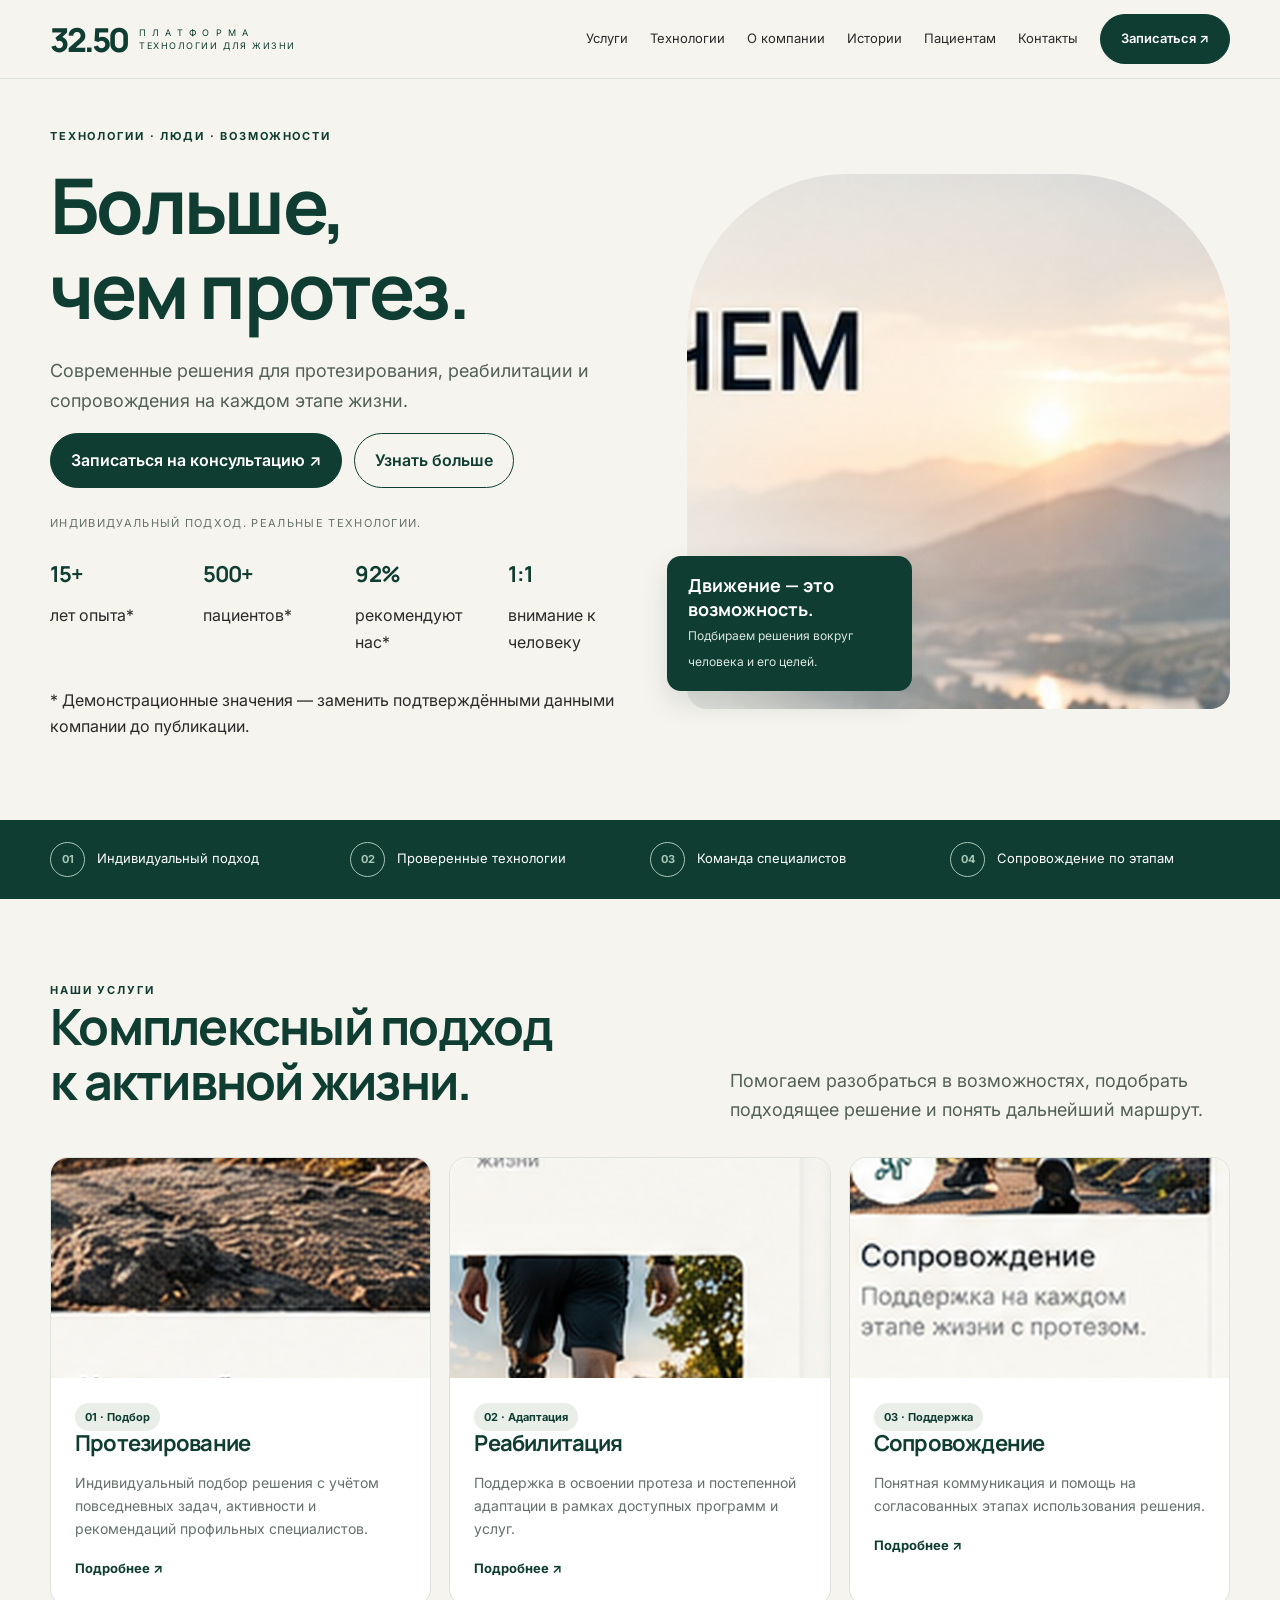
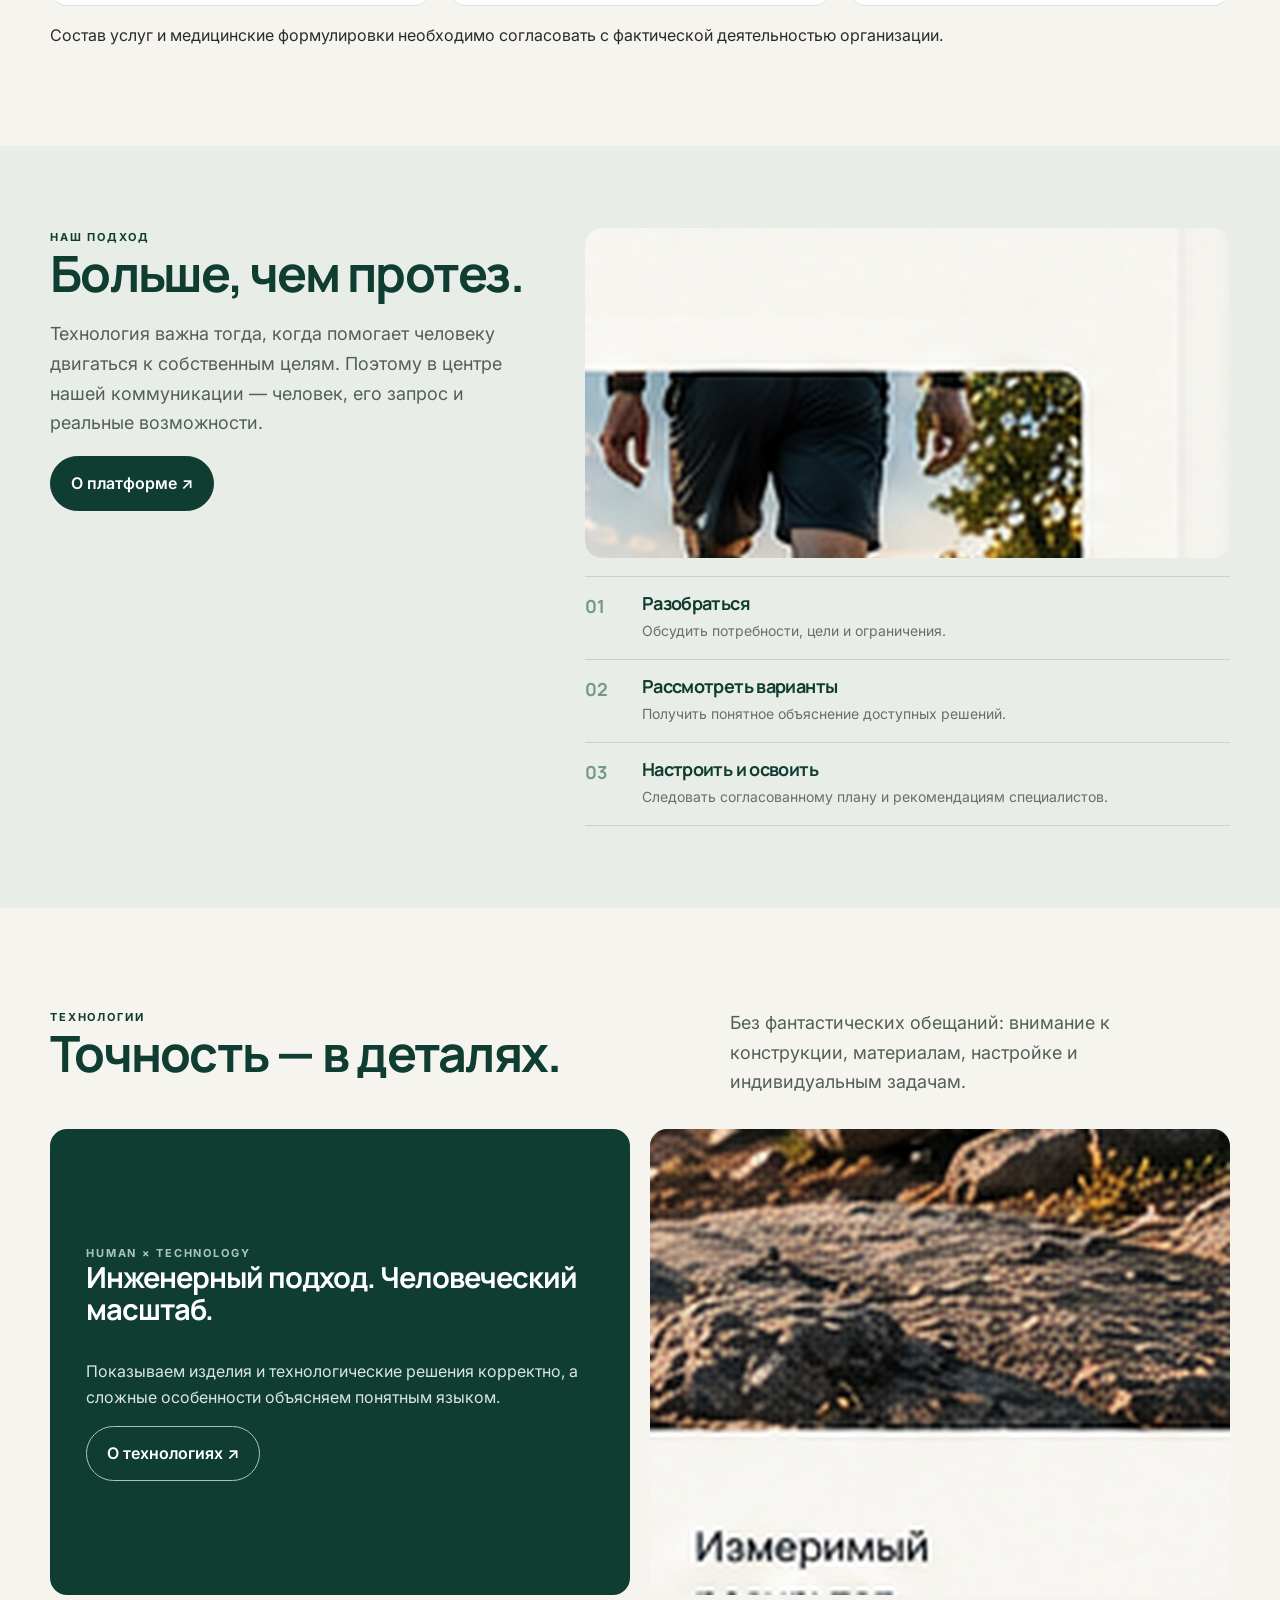
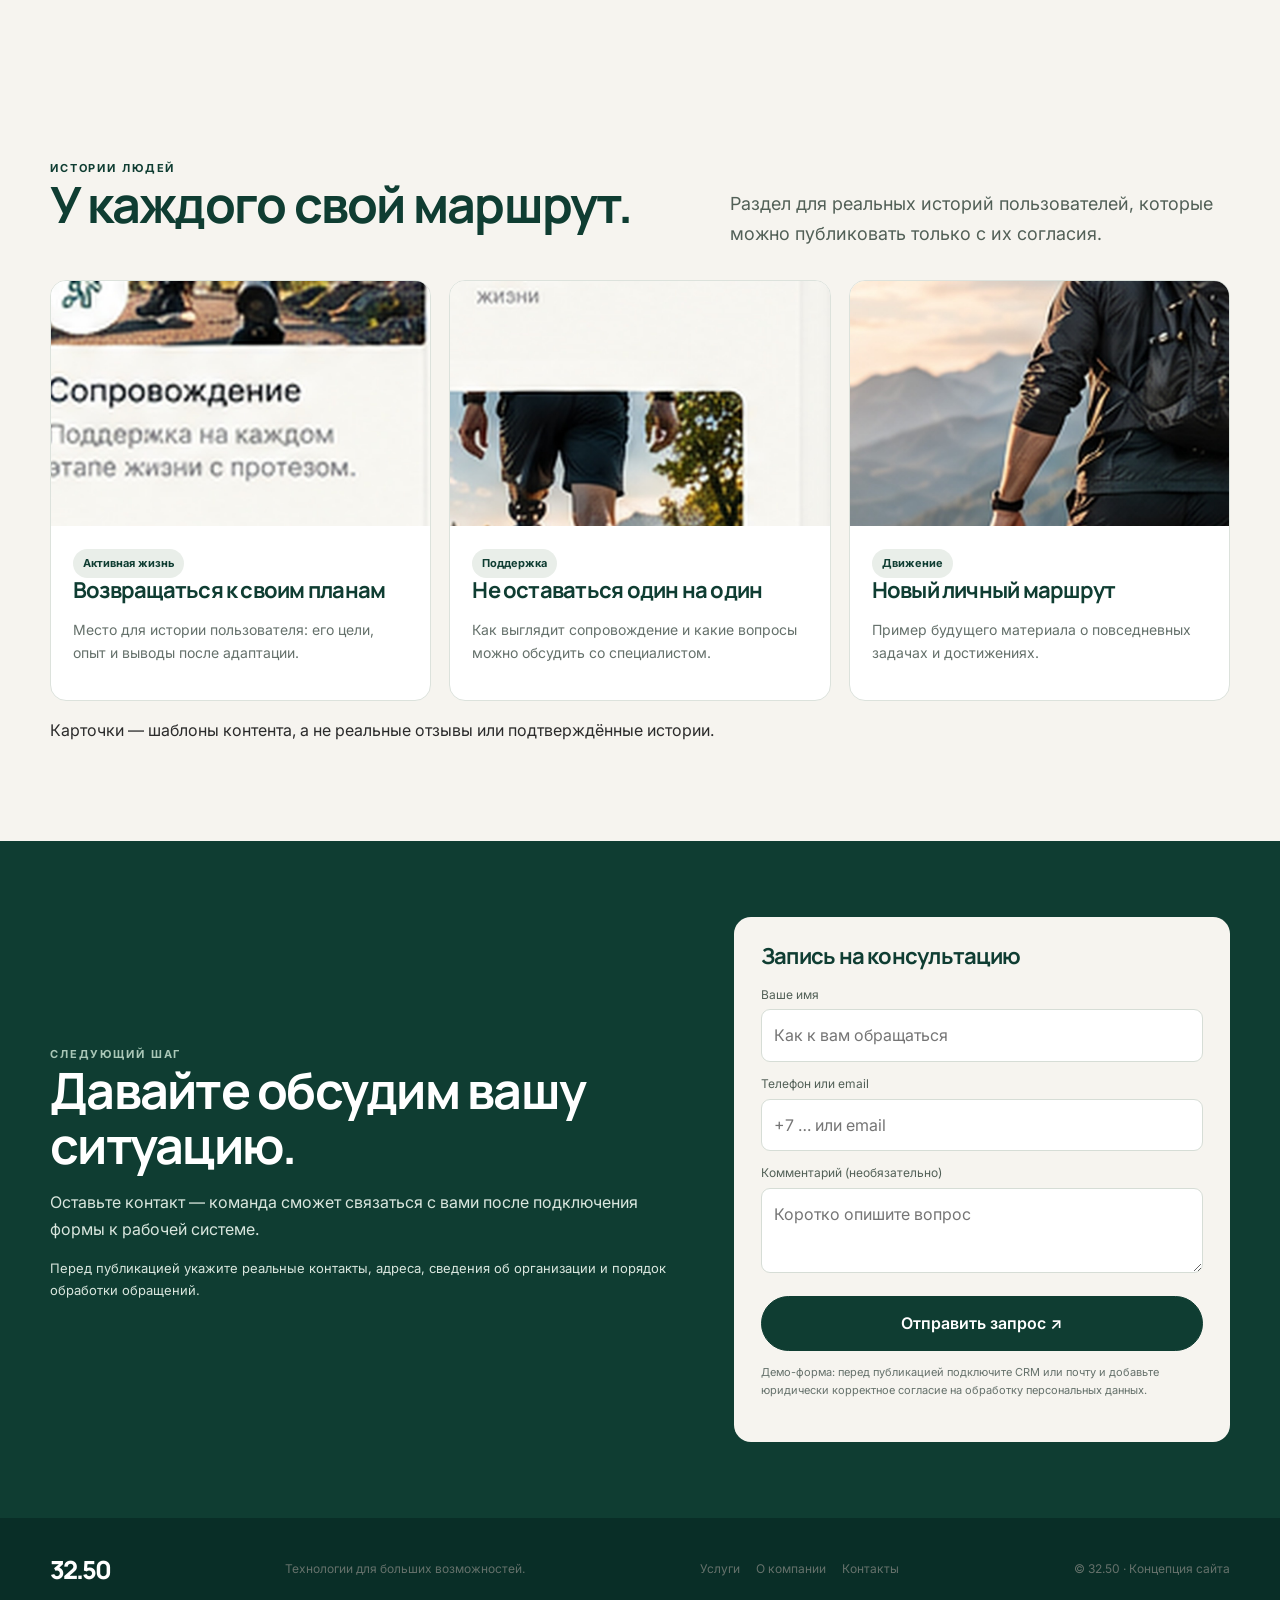
<file: index.html>
<!doctype html><html lang="ru"><head><meta charset="utf-8"><meta name="viewport" content="width=device-width, initial-scale=1"><meta name="theme-color" content="#0F3D32"><meta name="description" content="Платформа 32.50 — протезирование, реабилитация и сопровождение."><title>Главная — Платформа 32.50</title><link rel="icon" href="assets/favicon.svg" type="image/svg+xml"><link rel="preconnect" href="https://fonts.googleapis.com"><link href="https://fonts.googleapis.com/css2?family=Inter:wght@400;500;600;700&family=Manrope:wght@400;500;600;700;800&display=swap" rel="stylesheet"><link rel="stylesheet" href="css/style.css"></head><body><header><div class="wrap nav">
<a class="brand" href="index.html"><strong>32.50</strong><small>П Л А Т Ф О Р М А<br>ТЕХНОЛОГИИ ДЛЯ ЖИЗНИ</small></a>
<button class="menu" aria-label="Открыть меню" aria-expanded="false">☰</button>
<nav class="links"><a href="services.html">Услуги</a><a href="technologies.html">Технологии</a><a href="about.html">О компании</a><a href="cases.html">Истории</a><a href="patients.html">Пациентам</a><a href="contacts.html">Контакты</a><a class="btn" href="contacts.html">Записаться ↗</a></nav>
</div></header><main>
<section class="hero"><div class="wrap hero-grid"><div><div class="eyebrow">Технологии · Люди · Возможности</div><h1>Больше,<br>чем протез.</h1><p class="lead">Современные решения для протезирования, реабилитации и сопровождения на каждом этапе жизни.</p><div class="actions"><a class="btn" href="contacts.html">Записаться на консультацию ↗</a><a class="btn ghost" href="about.html">Узнать больше</a></div><div class="micro">Индивидуальный подход. Реальные технологии.</div><div class="values" style="margin-top:30px"><div><h3>15+</h3><p>лет опыта*</p></div><div><h3>500+</h3><p>пациентов*</p></div><div><h3>92%</h3><p>рекомендуют нас*</p></div><div><h3>1:1</h3><p>внимание к человеку</p></div></div><p class="note">* Демонстрационные значения — заменить подтверждёнными данными компании до публикации.</p></div><div class="hero-img"><img src="assets/images/hero-life.jpg" alt="Человек с протезом на прогулке в горах"><div class="photo-label"><strong>Движение — это возможность.</strong><span>Подбираем решения вокруг человека и его целей.</span></div></div></div></section>
<section class="strip"><div class="wrap strip-grid"><div><b>01</b><span>Индивидуальный подход</span></div><div><b>02</b><span>Проверенные технологии</span></div><div><b>03</b><span>Команда специалистов</span></div><div><b>04</b><span>Сопровождение по этапам</span></div></div></section>
<section class="section" id="services"><div class="wrap"><div class="head"><div><div class="eyebrow">Наши услуги</div><h2>Комплексный подход<br>к активной жизни.</h2></div><p class="lead">Помогаем разобраться в возможностях, подобрать подходящее решение и понять дальнейший маршрут.</p></div><div class="cards">
<article class="card"><img src="assets/images/prosthetic-detail.jpg" alt="Детали протеза нижней конечности"><div class="card-body"><span class="tag">01 · Подбор</span><h3>Протезирование</h3><p>Индивидуальный подбор решения с учётом повседневных задач, активности и рекомендаций профильных специалистов.</p><a class="textlink" href="service-prosthetics.html">Подробнее ↗</a></div></article>
<article class="card"><img src="assets/images/clinic-team.jpg" alt="Специалист обсуждает настройку протеза с пациентом"><div class="card-body"><span class="tag">02 · Адаптация</span><h3>Реабилитация</h3><p>Поддержка в освоении протеза и постепенной адаптации в рамках доступных программ и услуг.</p><a class="textlink" href="service-rehabilitation.html">Подробнее ↗</a></div></article>
<article class="card"><img src="assets/images/active-life.jpg" alt="Человек с протезом во время прогулки"><div class="card-body"><span class="tag">03 · Поддержка</span><h3>Сопровождение</h3><p>Понятная коммуникация и помощь на согласованных этапах использования решения.</p><a class="textlink" href="service-support.html">Подробнее ↗</a></div></article>
</div><p class="note">Состав услуг и медицинские формулировки необходимо согласовать с фактической деятельностью организации.</p></div></section>
<section class="section approach"><div class="wrap approach-grid"><div><div class="eyebrow">Наш подход</div><h2>Больше, чем протез.</h2><p class="lead">Технология важна тогда, когда помогает человеку двигаться к собственным целям. Поэтому в центре нашей коммуникации — человек, его запрос и реальные возможности.</p><a class="btn" href="about.html">О платформе ↗</a></div><div><div class="approach-img"><img src="assets/images/clinic-team.jpg" alt="Специалист помогает пациенту во время консультации"></div><div class="steps"><div class="step"><div class="num">01</div><div><h3>Разобраться</h3><p>Обсудить потребности, цели и ограничения.</p></div></div><div class="step"><div class="num">02</div><div><h3>Рассмотреть варианты</h3><p>Получить понятное объяснение доступных решений.</p></div></div><div class="step"><div class="num">03</div><div><h3>Настроить и освоить</h3><p>Следовать согласованному плану и рекомендациям специалистов.</p></div></div></div></div></div></section>
<section class="section"><div class="wrap"><div class="head"><div><div class="eyebrow">Технологии</div><h2>Точность — в деталях.</h2></div><p class="lead">Без фантастических обещаний: внимание к конструкции, материалам, настройке и индивидуальным задачам.</p></div><div class="tech-grid"><div class="tech-panel"><div class="eyebrow">Human × Technology</div><h3>Инженерный подход. Человеческий масштаб.</h3><p>Показываем изделия и технологические решения корректно, а сложные особенности объясняем понятным языком.</p><a class="btn ghost" href="technologies.html" style="align-self:flex-start;border-color:#A9C7B7;color:white">О технологиях ↗</a></div><div class="tech-photo"><img src="assets/images/prosthetic-detail.jpg" alt="Крупный план реального протезного узла"></div></div></div></section>
<section class="section"><div class="wrap"><div class="head"><div><div class="eyebrow">Истории людей</div><h2>У каждого свой маршрут.</h2></div><p class="lead">Раздел для реальных историй пользователей, которые можно публиковать только с их согласия.</p></div><div class="story-grid"><article class="story"><img src="assets/images/active-life.jpg" alt="Активная прогулка на природе"><div><span class="tag">Активная жизнь</span><h3>Возвращаться к своим планам</h3><p>Место для истории пользователя: его цели, опыт и выводы после адаптации.</p></div></article><article class="story"><img src="assets/images/clinic-team.jpg" alt="Работа специалиста с пациентом"><div><span class="tag">Поддержка</span><h3>Не оставаться один на один</h3><p>Как выглядит сопровождение и какие вопросы можно обсудить со специалистом.</p></div></article><article class="story"><img src="assets/images/mountain-life.jpg" alt="Человек на горной тропе"><div><span class="tag">Движение</span><h3>Новый личный маршрут</h3><p>Пример будущего материала о повседневных задачах и достижениях.</p></div></article></div><p class="note">Карточки — шаблоны контента, а не реальные отзывы или подтверждённые истории.</p></div></section>
<section class="contact"><div class="wrap contact-grid"><div><div class="eyebrow" style="color:var(--sage)">Следующий шаг</div><h2>Давайте обсудим вашу ситуацию.</h2><p>Оставьте контакт — команда сможет связаться с вами после подключения формы к рабочей системе.</p><p style="font-size:13px">Перед публикацией укажите реальные контакты, адреса, сведения об организации и порядок обработки обращений.</p></div><form class="form" data-demo-form><h3>Запись на консультацию</h3><label for="name">Ваше имя</label><input id="name" name="name" autocomplete="name" required placeholder="Как к вам обращаться"><label for="contact">Телефон или email</label><input id="contact" name="contact" required placeholder="+7 … или email"><label for="message">Комментарий (необязательно)</label><textarea id="message" name="message" placeholder="Коротко опишите вопрос"></textarea><button class="btn" type="submit">Отправить запрос ↗</button><small>Демо-форма: перед публикацией подключите CRM или почту и добавьте юридически корректное согласие на обработку персональных данных.</small><p class="status" role="status" aria-live="polite"></p></form></div></section>
</main><footer class="footer-dark"><div class="wrap foot"><a href="index.html"><strong>32.50</strong></a><span>Технологии для больших возможностей.</span><div class="footer-links"><a href="services.html">Услуги</a><a href="about.html">О компании</a><a href="contacts.html">Контакты</a></div><span>© 32.50 · Концепция сайта</span></div></footer><script src="js/main.js"></script></body></html>
</file>
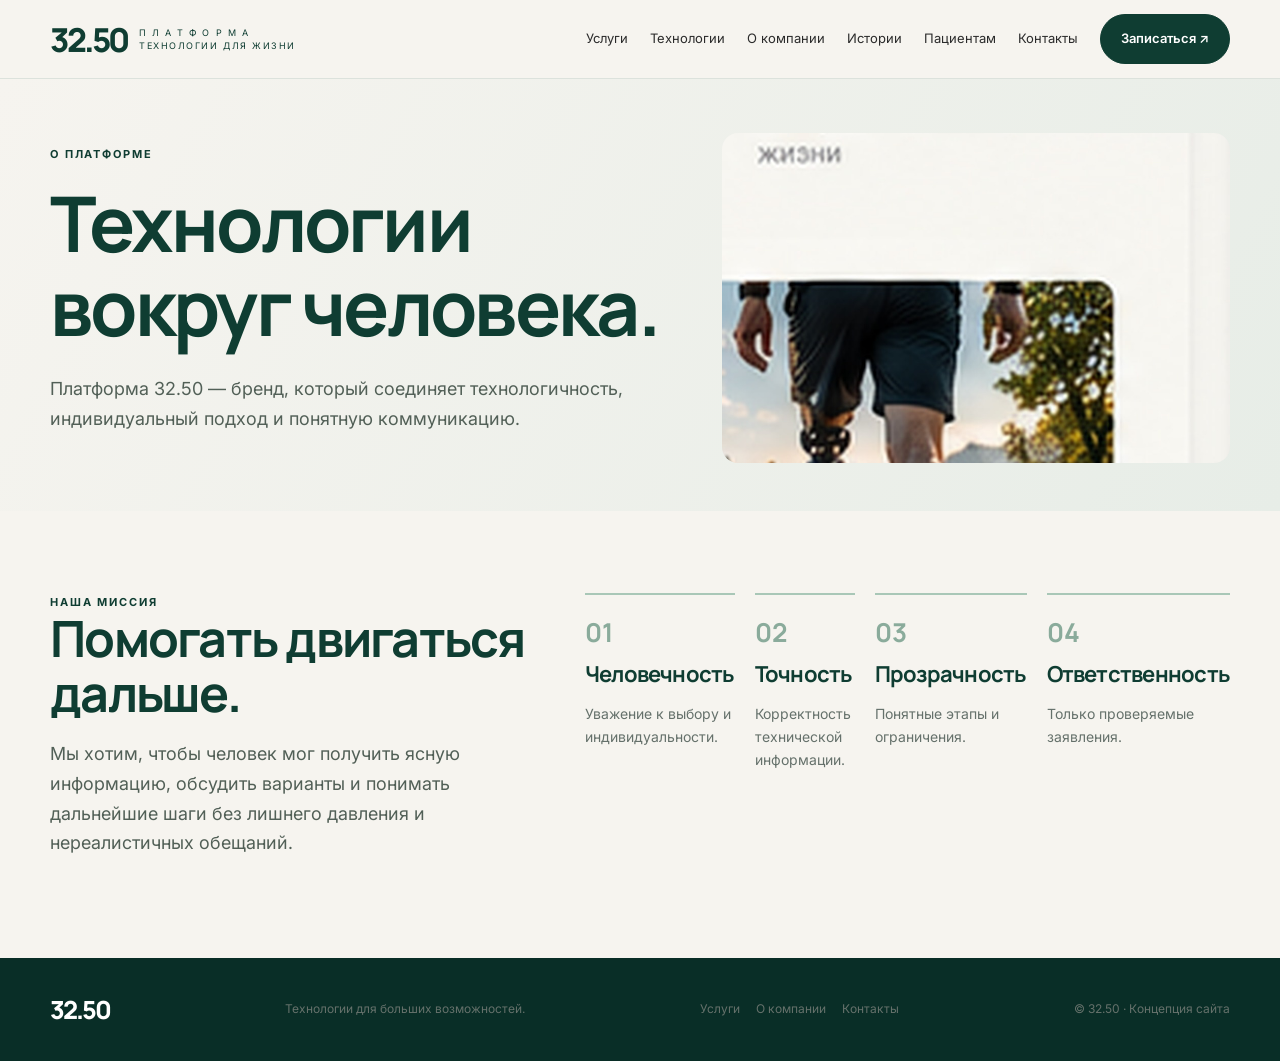
<file: about.html>
<!doctype html><html lang="ru"><head><meta charset="utf-8"><meta name="viewport" content="width=device-width, initial-scale=1"><meta name="theme-color" content="#0F3D32"><meta name="description" content="Платформа 32.50 — протезирование, реабилитация и сопровождение."><title>О компании — Платформа 32.50</title><link rel="icon" href="assets/favicon.svg" type="image/svg+xml"><link rel="preconnect" href="https://fonts.googleapis.com"><link href="https://fonts.googleapis.com/css2?family=Inter:wght@400;500;600;700&family=Manrope:wght@400;500;600;700;800&display=swap" rel="stylesheet"><link rel="stylesheet" href="css/style.css"></head><body><header><div class="wrap nav">
<a class="brand" href="index.html"><strong>32.50</strong><small>П Л А Т Ф О Р М А<br>ТЕХНОЛОГИИ ДЛЯ ЖИЗНИ</small></a>
<button class="menu" aria-label="Открыть меню" aria-expanded="false">☰</button>
<nav class="links"><a href="services.html">Услуги</a><a href="technologies.html">Технологии</a><a href="about.html">О компании</a><a href="cases.html">Истории</a><a href="patients.html">Пациентам</a><a href="contacts.html">Контакты</a><a class="btn" href="contacts.html">Записаться ↗</a></nav>
</div></header><main>
<section class="page-hero"><div class="wrap page-hero-grid"><div><div class="eyebrow">О платформе</div><h1>Технологии вокруг человека.</h1><p class="lead">Платформа 32.50 — бренд, который соединяет технологичность, индивидуальный подход и понятную коммуникацию.</p></div><img src="assets/images/clinic-team.jpg" alt="Специалисты обсуждают индивидуальное решение"></div></section>
<section class="section"><div class="wrap approach-grid"><div><div class="eyebrow">Наша миссия</div><h2>Помогать двигаться дальше.</h2><p class="lead">Мы хотим, чтобы человек мог получить ясную информацию, обсудить варианты и понимать дальнейшие шаги без лишнего давления и нереалистичных обещаний.</p></div><div class="values"><div class="value"><div class="num">01</div><h3>Человечность</h3><p>Уважение к выбору и индивидуальности.</p></div><div class="value"><div class="num">02</div><h3>Точность</h3><p>Корректность технической информации.</p></div><div class="value"><div class="num">03</div><h3>Прозрачность</h3><p>Понятные этапы и ограничения.</p></div><div class="value"><div class="num">04</div><h3>Ответственность</h3><p>Только проверяемые заявления.</p></div></div></div></section>
</main><footer class="footer-dark"><div class="wrap foot"><a href="index.html"><strong>32.50</strong></a><span>Технологии для больших возможностей.</span><div class="footer-links"><a href="services.html">Услуги</a><a href="about.html">О компании</a><a href="contacts.html">Контакты</a></div><span>© 32.50 · Концепция сайта</span></div></footer><script src="js/main.js"></script></body></html>
</file>
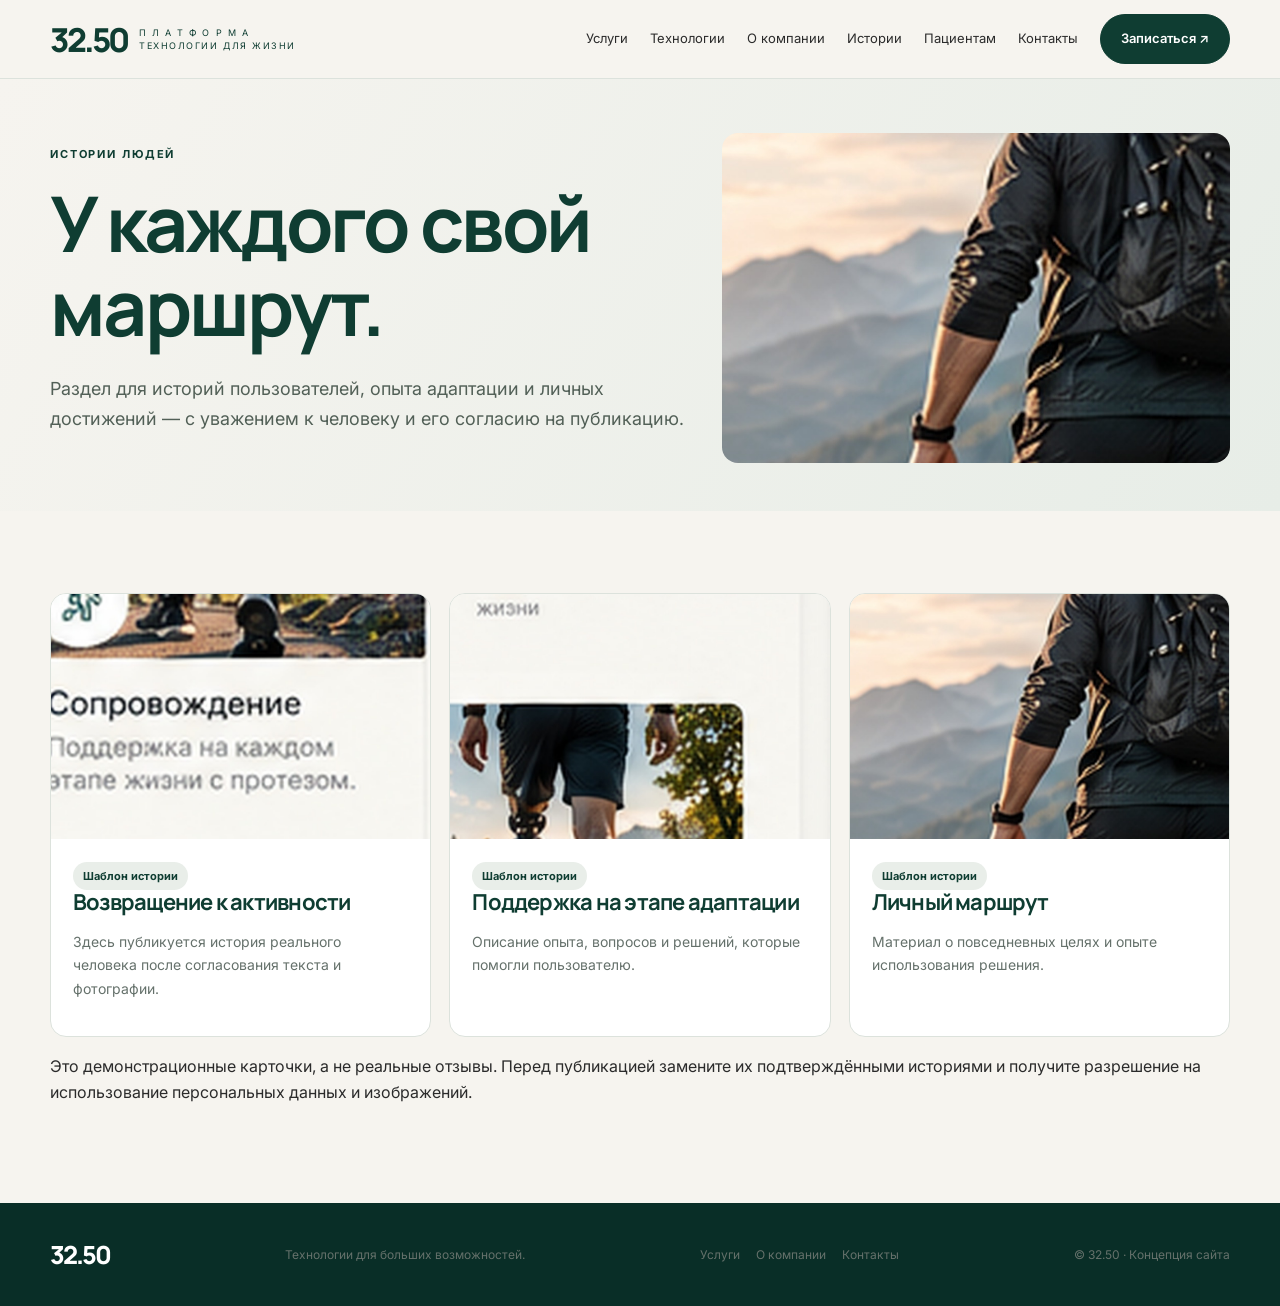
<file: cases.html>
<!doctype html><html lang="ru"><head><meta charset="utf-8"><meta name="viewport" content="width=device-width, initial-scale=1"><meta name="theme-color" content="#0F3D32"><meta name="description" content="Платформа 32.50 — протезирование, реабилитация и сопровождение."><title>Истории — Платформа 32.50</title><link rel="icon" href="assets/favicon.svg" type="image/svg+xml"><link rel="preconnect" href="https://fonts.googleapis.com"><link href="https://fonts.googleapis.com/css2?family=Inter:wght@400;500;600;700&family=Manrope:wght@400;500;600;700;800&display=swap" rel="stylesheet"><link rel="stylesheet" href="css/style.css"></head><body><header><div class="wrap nav">
<a class="brand" href="index.html"><strong>32.50</strong><small>П Л А Т Ф О Р М А<br>ТЕХНОЛОГИИ ДЛЯ ЖИЗНИ</small></a>
<button class="menu" aria-label="Открыть меню" aria-expanded="false">☰</button>
<nav class="links"><a href="services.html">Услуги</a><a href="technologies.html">Технологии</a><a href="about.html">О компании</a><a href="cases.html">Истории</a><a href="patients.html">Пациентам</a><a href="contacts.html">Контакты</a><a class="btn" href="contacts.html">Записаться ↗</a></nav>
</div></header><main>
<section class="page-hero"><div class="wrap page-hero-grid"><div><div class="eyebrow">Истории людей</div><h1>У каждого свой маршрут.</h1><p class="lead">Раздел для историй пользователей, опыта адаптации и личных достижений — с уважением к человеку и его согласию на публикацию.</p></div><img src="assets/images/mountain-life.jpg" alt="Человек на горной тропе"></div></section>
<section class="section"><div class="wrap"><div class="story-grid"><article class="story"><img src="assets/images/active-life.jpg" alt="Активность на природе"><div><span class="tag">Шаблон истории</span><h3>Возвращение к активности</h3><p>Здесь публикуется история реального человека после согласования текста и фотографии.</p></div></article><article class="story"><img src="assets/images/clinic-team.jpg" alt="Работа со специалистом"><div><span class="tag">Шаблон истории</span><h3>Поддержка на этапе адаптации</h3><p>Описание опыта, вопросов и решений, которые помогли пользователю.</p></div></article><article class="story"><img src="assets/images/mountain-life.jpg" alt="Прогулка в горах"><div><span class="tag">Шаблон истории</span><h3>Личный маршрут</h3><p>Материал о повседневных целях и опыте использования решения.</p></div></article></div><p class="note">Это демонстрационные карточки, а не реальные отзывы. Перед публикацией замените их подтверждёнными историями и получите разрешение на использование персональных данных и изображений.</p></div></section>
</main><footer class="footer-dark"><div class="wrap foot"><a href="index.html"><strong>32.50</strong></a><span>Технологии для больших возможностей.</span><div class="footer-links"><a href="services.html">Услуги</a><a href="about.html">О компании</a><a href="contacts.html">Контакты</a></div><span>© 32.50 · Концепция сайта</span></div></footer><script src="js/main.js"></script></body></html>
</file>
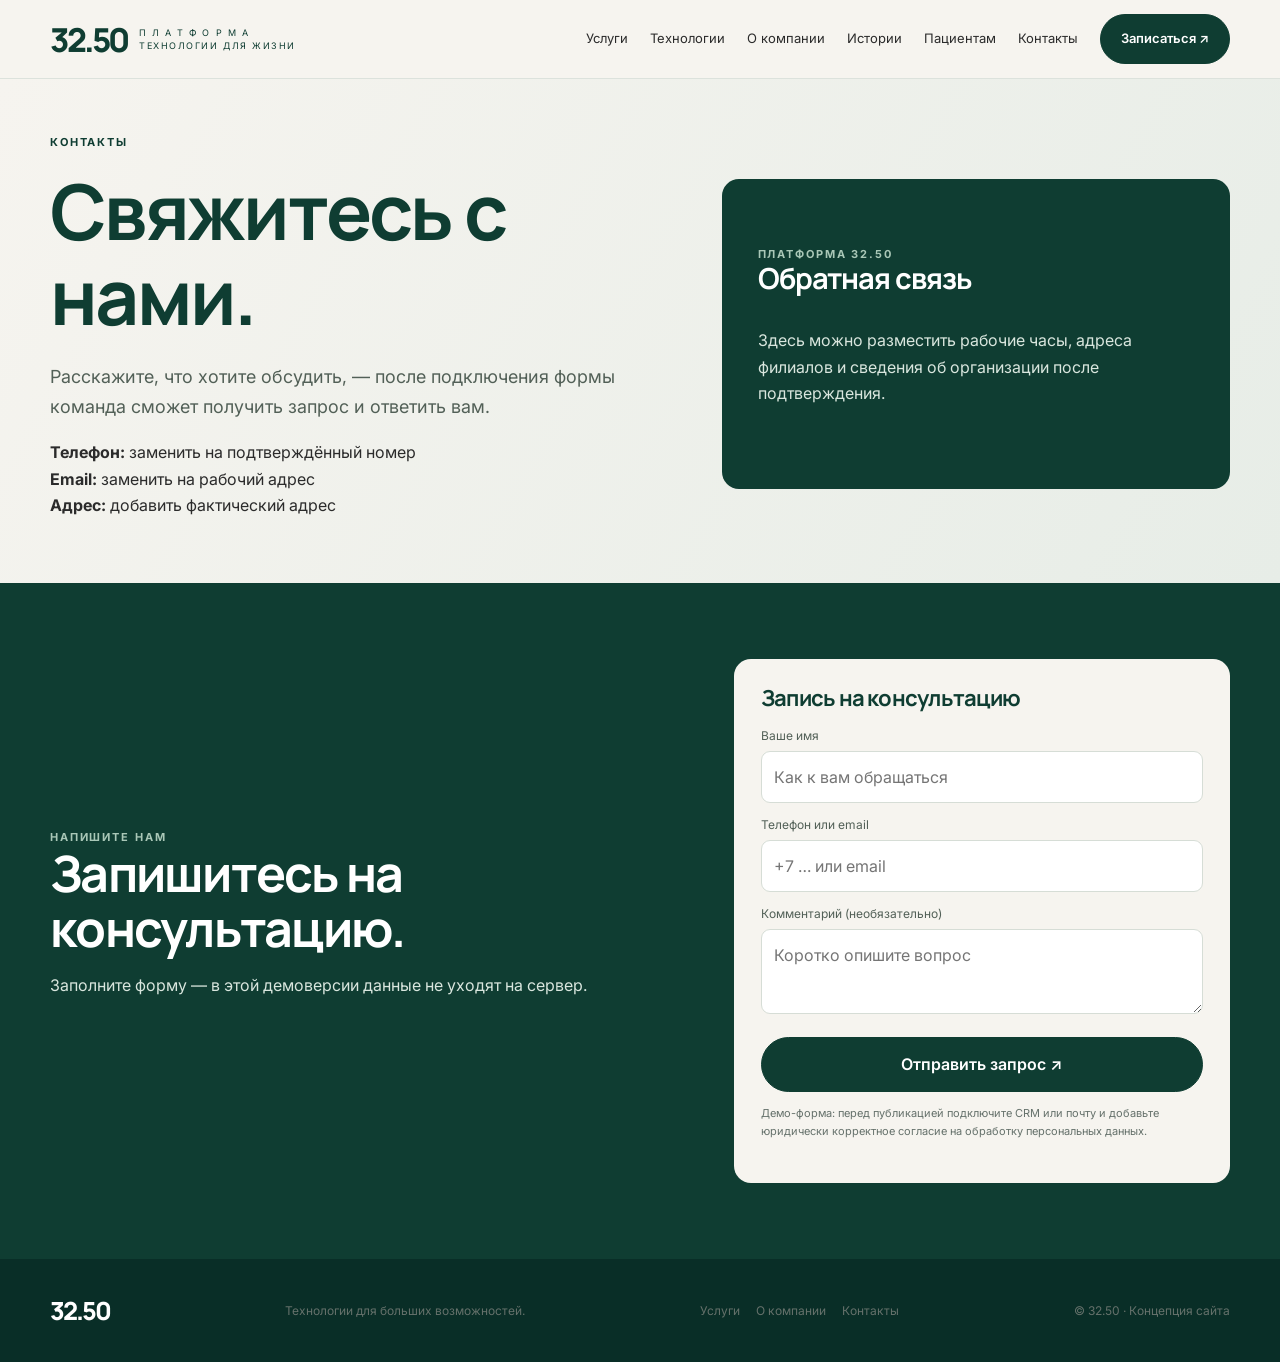
<file: contacts.html>
<!doctype html><html lang="ru"><head><meta charset="utf-8"><meta name="viewport" content="width=device-width, initial-scale=1"><meta name="theme-color" content="#0F3D32"><meta name="description" content="Платформа 32.50 — протезирование, реабилитация и сопровождение."><title>Контакты — Платформа 32.50</title><link rel="icon" href="assets/favicon.svg" type="image/svg+xml"><link rel="preconnect" href="https://fonts.googleapis.com"><link href="https://fonts.googleapis.com/css2?family=Inter:wght@400;500;600;700&family=Manrope:wght@400;500;600;700;800&display=swap" rel="stylesheet"><link rel="stylesheet" href="css/style.css"></head><body><header><div class="wrap nav">
<a class="brand" href="index.html"><strong>32.50</strong><small>П Л А Т Ф О Р М А<br>ТЕХНОЛОГИИ ДЛЯ ЖИЗНИ</small></a>
<button class="menu" aria-label="Открыть меню" aria-expanded="false">☰</button>
<nav class="links"><a href="services.html">Услуги</a><a href="technologies.html">Технологии</a><a href="about.html">О компании</a><a href="cases.html">Истории</a><a href="patients.html">Пациентам</a><a href="contacts.html">Контакты</a><a class="btn" href="contacts.html">Записаться ↗</a></nav>
</div></header><main>
<section class="page-hero"><div class="wrap page-hero-grid"><div><div class="eyebrow">Контакты</div><h1>Свяжитесь с нами.</h1><p class="lead">Расскажите, что хотите обсудить, — после подключения формы команда сможет получить запрос и ответить вам.</p><p><strong>Телефон:</strong> заменить на подтверждённый номер<br><strong>Email:</strong> заменить на рабочий адрес<br><strong>Адрес:</strong> добавить фактический адрес</p></div><div class="tech-panel"><div class="eyebrow">Платформа 32.50</div><h3>Обратная связь</h3><p>Здесь можно разместить рабочие часы, адреса филиалов и сведения об организации после подтверждения.</p></div></div></section>
<section class="contact"><div class="wrap contact-grid"><div><div class="eyebrow" style="color:var(--sage)">Напишите нам</div><h2>Запишитесь на консультацию.</h2><p>Заполните форму — в этой демоверсии данные не уходят на сервер.</p></div><form class="form" data-demo-form><h3>Запись на консультацию</h3><label for="name">Ваше имя</label><input id="name" name="name" autocomplete="name" required placeholder="Как к вам обращаться"><label for="contact">Телефон или email</label><input id="contact" name="contact" required placeholder="+7 … или email"><label for="message">Комментарий (необязательно)</label><textarea id="message" name="message" placeholder="Коротко опишите вопрос"></textarea><button class="btn" type="submit">Отправить запрос ↗</button><small>Демо-форма: перед публикацией подключите CRM или почту и добавьте юридически корректное согласие на обработку персональных данных.</small><p class="status" role="status" aria-live="polite"></p></form></div></section>
</main><footer class="footer-dark"><div class="wrap foot"><a href="index.html"><strong>32.50</strong></a><span>Технологии для больших возможностей.</span><div class="footer-links"><a href="services.html">Услуги</a><a href="about.html">О компании</a><a href="contacts.html">Контакты</a></div><span>© 32.50 · Концепция сайта</span></div></footer><script src="js/main.js"></script></body></html>
</file>
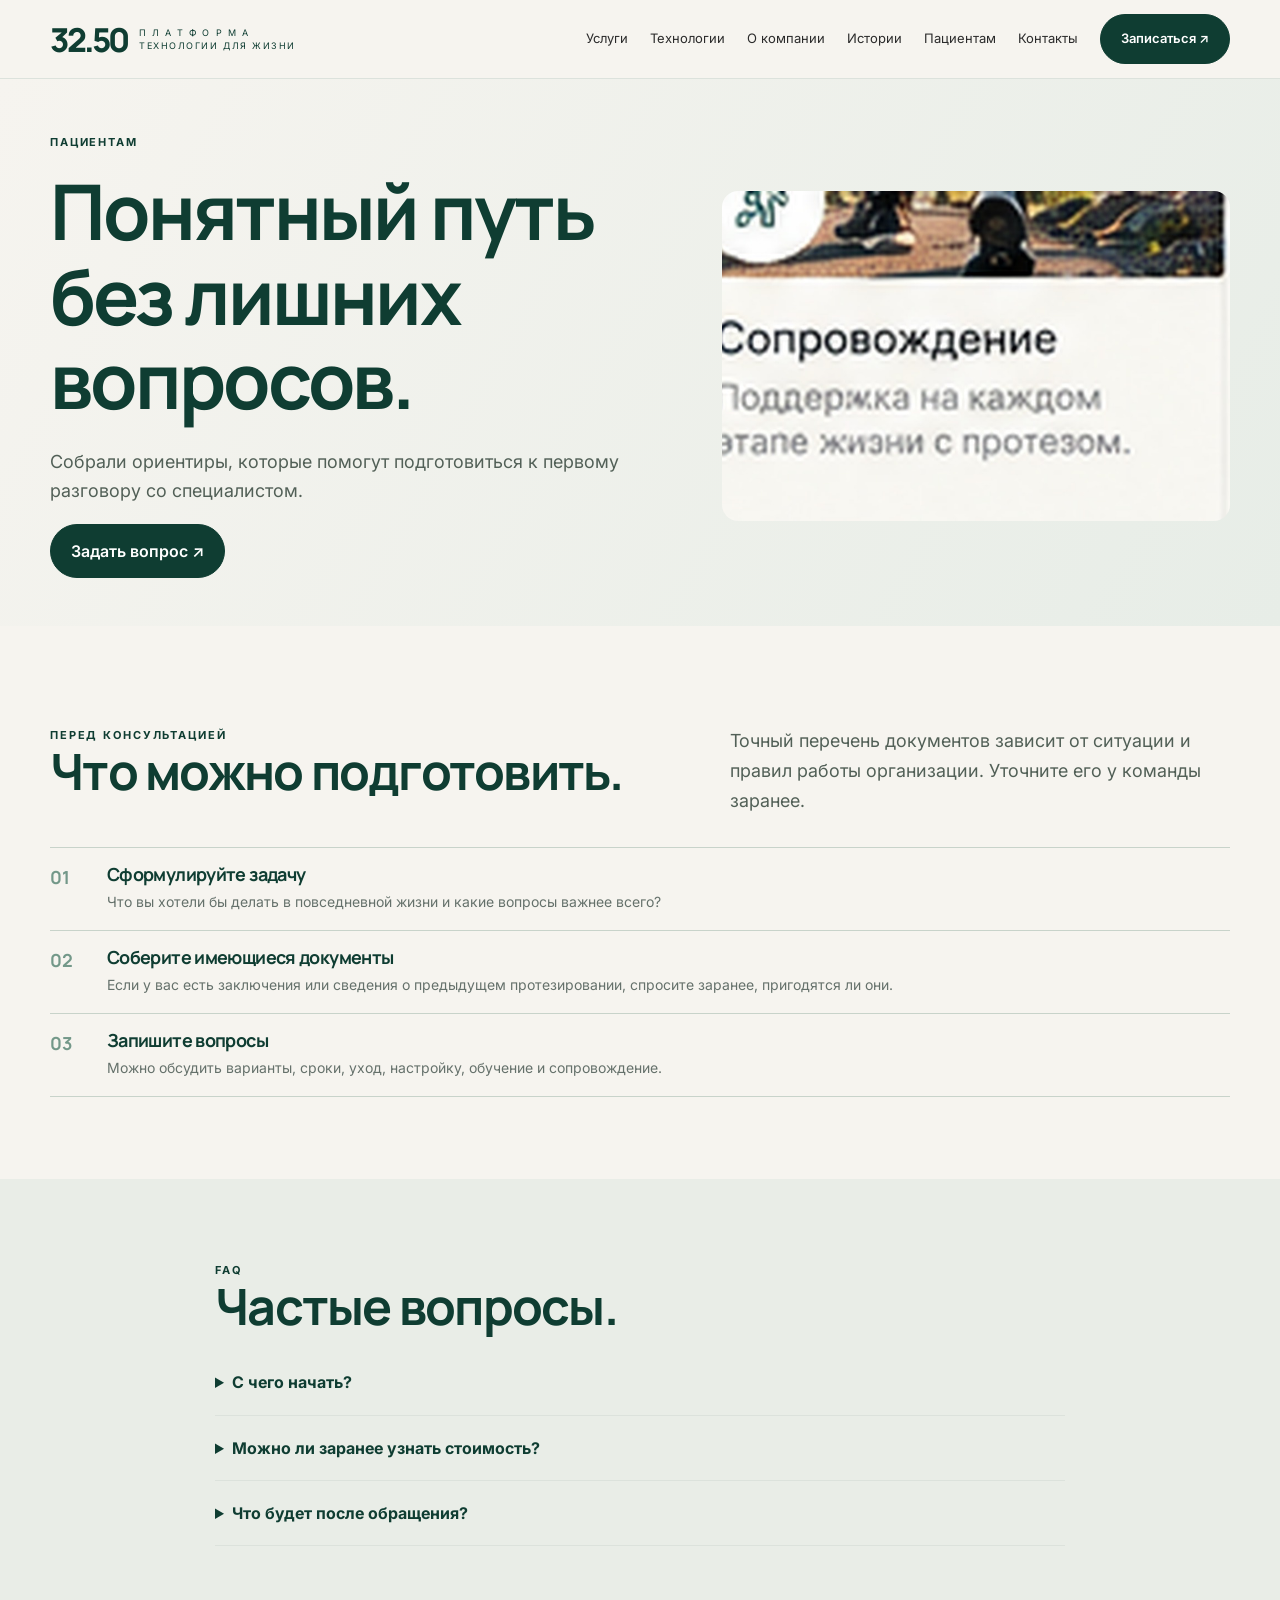
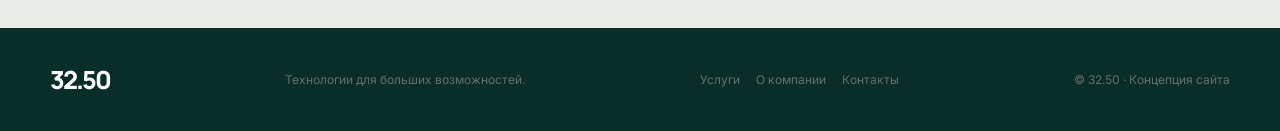
<file: patients.html>
<!doctype html><html lang="ru"><head><meta charset="utf-8"><meta name="viewport" content="width=device-width, initial-scale=1"><meta name="theme-color" content="#0F3D32"><meta name="description" content="Платформа 32.50 — протезирование, реабилитация и сопровождение."><title>Пациентам — Платформа 32.50</title><link rel="icon" href="assets/favicon.svg" type="image/svg+xml"><link rel="preconnect" href="https://fonts.googleapis.com"><link href="https://fonts.googleapis.com/css2?family=Inter:wght@400;500;600;700&family=Manrope:wght@400;500;600;700;800&display=swap" rel="stylesheet"><link rel="stylesheet" href="css/style.css"></head><body><header><div class="wrap nav">
<a class="brand" href="index.html"><strong>32.50</strong><small>П Л А Т Ф О Р М А<br>ТЕХНОЛОГИИ ДЛЯ ЖИЗНИ</small></a>
<button class="menu" aria-label="Открыть меню" aria-expanded="false">☰</button>
<nav class="links"><a href="services.html">Услуги</a><a href="technologies.html">Технологии</a><a href="about.html">О компании</a><a href="cases.html">Истории</a><a href="patients.html">Пациентам</a><a href="contacts.html">Контакты</a><a class="btn" href="contacts.html">Записаться ↗</a></nav>
</div></header><main>
<section class="page-hero"><div class="wrap page-hero-grid"><div><div class="eyebrow">Пациентам</div><h1>Понятный путь без лишних вопросов.</h1><p class="lead">Собрали ориентиры, которые помогут подготовиться к первому разговору со специалистом.</p><a class="btn" href="contacts.html">Задать вопрос ↗</a></div><img src="assets/images/active-life.jpg" alt="Человек на прогулке"></div></section>
<section class="section"><div class="wrap"><div class="head"><div><div class="eyebrow">Перед консультацией</div><h2>Что можно подготовить.</h2></div><p class="lead">Точный перечень документов зависит от ситуации и правил работы организации. Уточните его у команды заранее.</p></div><div class="steps"><div class="step"><div class="num">01</div><div><h3>Сформулируйте задачу</h3><p>Что вы хотели бы делать в повседневной жизни и какие вопросы важнее всего?</p></div></div><div class="step"><div class="num">02</div><div><h3>Соберите имеющиеся документы</h3><p>Если у вас есть заключения или сведения о предыдущем протезировании, спросите заранее, пригодятся ли они.</p></div></div><div class="step"><div class="num">03</div><div><h3>Запишите вопросы</h3><p>Можно обсудить варианты, сроки, уход, настройку, обучение и сопровождение.</p></div></div></div></div></section>
<section class="section approach"><div class="wrap faq"><div class="eyebrow">FAQ</div><h2>Частые вопросы.</h2><details><summary>С чего начать?</summary><p>Начните с обращения в компанию и коротко опишите свой вопрос. Команда уточнит, кто сможет проконсультировать вас дальше.</p></details><details><summary>Можно ли заранее узнать стоимость?</summary><p>Стоимость зависит от конкретного изделия, комплектации и услуг. На сайте следует размещать только актуальные, подтверждённые цены или порядок их расчёта.</p></details><details><summary>Что будет после обращения?</summary><p>После подключения формы сотрудник сможет получить заявку и связаться с вами в соответствии с опубликованным регламентом.</p></details></div></section>
</main><footer class="footer-dark"><div class="wrap foot"><a href="index.html"><strong>32.50</strong></a><span>Технологии для больших возможностей.</span><div class="footer-links"><a href="services.html">Услуги</a><a href="about.html">О компании</a><a href="contacts.html">Контакты</a></div><span>© 32.50 · Концепция сайта</span></div></footer><script src="js/main.js"></script></body></html>
</file>
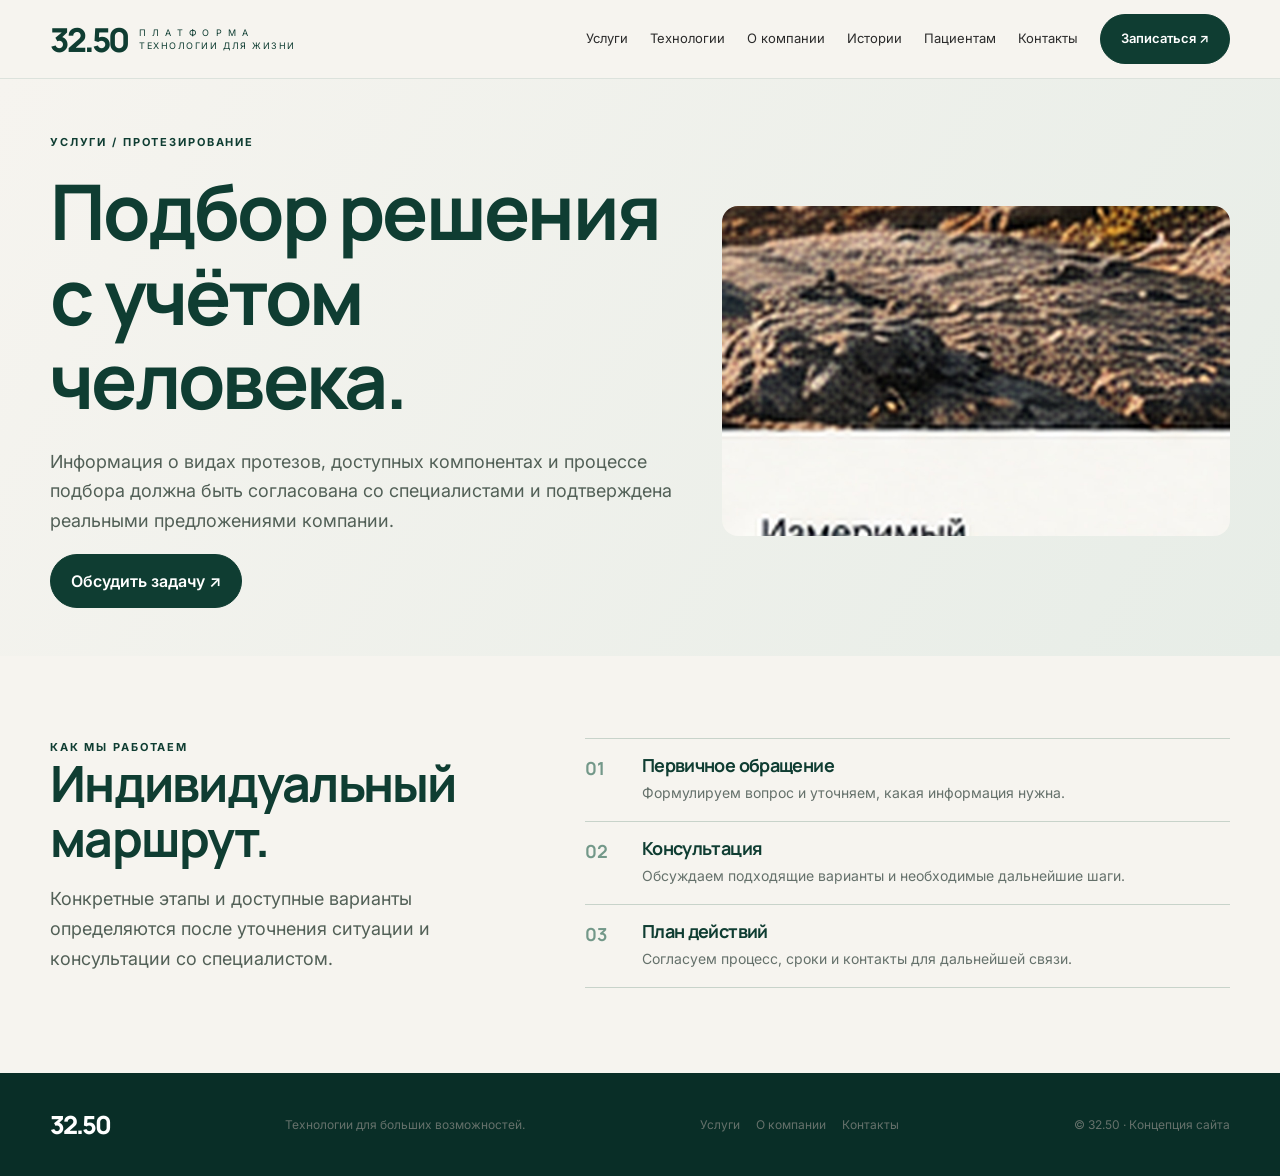
<file: service-prosthetics.html>
<!doctype html><html lang="ru"><head><meta charset="utf-8"><meta name="viewport" content="width=device-width, initial-scale=1"><meta name="theme-color" content="#0F3D32"><meta name="description" content="Платформа 32.50 — протезирование, реабилитация и сопровождение."><title>Протезирование — Платформа 32.50</title><link rel="icon" href="assets/favicon.svg" type="image/svg+xml"><link rel="preconnect" href="https://fonts.googleapis.com"><link href="https://fonts.googleapis.com/css2?family=Inter:wght@400;500;600;700&family=Manrope:wght@400;500;600;700;800&display=swap" rel="stylesheet"><link rel="stylesheet" href="css/style.css"></head><body><header><div class="wrap nav">
<a class="brand" href="index.html"><strong>32.50</strong><small>П Л А Т Ф О Р М А<br>ТЕХНОЛОГИИ ДЛЯ ЖИЗНИ</small></a>
<button class="menu" aria-label="Открыть меню" aria-expanded="false">☰</button>
<nav class="links"><a href="services.html">Услуги</a><a href="technologies.html">Технологии</a><a href="about.html">О компании</a><a href="cases.html">Истории</a><a href="patients.html">Пациентам</a><a href="contacts.html">Контакты</a><a class="btn" href="contacts.html">Записаться ↗</a></nav>
</div></header><main><section class="page-hero"><div class="wrap page-hero-grid"><div><div class="eyebrow">Услуги / Протезирование</div><h1>Подбор решения с учётом человека.</h1><p class="lead">Информация о видах протезов, доступных компонентах и процессе подбора должна быть согласована со специалистами и подтверждена реальными предложениями компании.</p><a class="btn" href="contacts.html">Обсудить задачу ↗</a></div><img src="assets/images/prosthetic-detail.jpg" alt="Протезирование — иллюстрация"></div></section><section class="section"><div class="wrap approach-grid"><div><div class="eyebrow">Как мы работаем</div><h2>Индивидуальный маршрут.</h2><p class="lead">Конкретные этапы и доступные варианты определяются после уточнения ситуации и консультации со специалистом.</p></div><div class="steps"><div class="step"><div class="num">01</div><div><h3>Первичное обращение</h3><p>Формулируем вопрос и уточняем, какая информация нужна.</p></div></div><div class="step"><div class="num">02</div><div><h3>Консультация</h3><p>Обсуждаем подходящие варианты и необходимые дальнейшие шаги.</p></div></div><div class="step"><div class="num">03</div><div><h3>План действий</h3><p>Согласуем процесс, сроки и контакты для дальнейшей связи.</p></div></div></div></div></section></main><footer class="footer-dark"><div class="wrap foot"><a href="index.html"><strong>32.50</strong></a><span>Технологии для больших возможностей.</span><div class="footer-links"><a href="services.html">Услуги</a><a href="about.html">О компании</a><a href="contacts.html">Контакты</a></div><span>© 32.50 · Концепция сайта</span></div></footer><script src="js/main.js"></script></body></html>
</file>
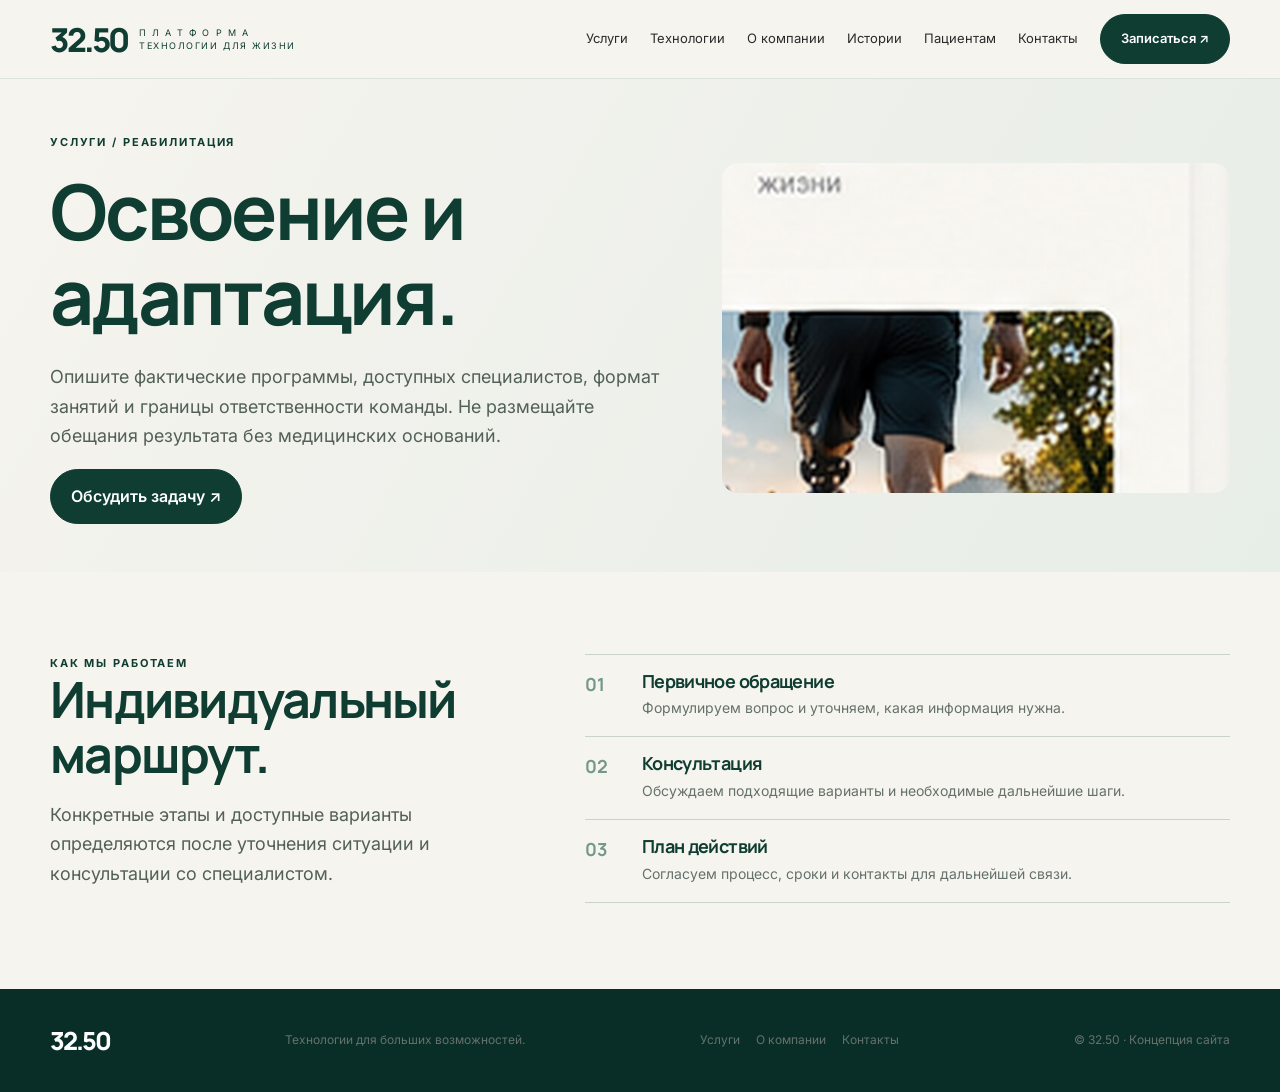
<file: service-rehabilitation.html>
<!doctype html><html lang="ru"><head><meta charset="utf-8"><meta name="viewport" content="width=device-width, initial-scale=1"><meta name="theme-color" content="#0F3D32"><meta name="description" content="Платформа 32.50 — протезирование, реабилитация и сопровождение."><title>Реабилитация — Платформа 32.50</title><link rel="icon" href="assets/favicon.svg" type="image/svg+xml"><link rel="preconnect" href="https://fonts.googleapis.com"><link href="https://fonts.googleapis.com/css2?family=Inter:wght@400;500;600;700&family=Manrope:wght@400;500;600;700;800&display=swap" rel="stylesheet"><link rel="stylesheet" href="css/style.css"></head><body><header><div class="wrap nav">
<a class="brand" href="index.html"><strong>32.50</strong><small>П Л А Т Ф О Р М А<br>ТЕХНОЛОГИИ ДЛЯ ЖИЗНИ</small></a>
<button class="menu" aria-label="Открыть меню" aria-expanded="false">☰</button>
<nav class="links"><a href="services.html">Услуги</a><a href="technologies.html">Технологии</a><a href="about.html">О компании</a><a href="cases.html">Истории</a><a href="patients.html">Пациентам</a><a href="contacts.html">Контакты</a><a class="btn" href="contacts.html">Записаться ↗</a></nav>
</div></header><main><section class="page-hero"><div class="wrap page-hero-grid"><div><div class="eyebrow">Услуги / Реабилитация</div><h1>Освоение и адаптация.</h1><p class="lead">Опишите фактические программы, доступных специалистов, формат занятий и границы ответственности команды. Не размещайте обещания результата без медицинских оснований.</p><a class="btn" href="contacts.html">Обсудить задачу ↗</a></div><img src="assets/images/clinic-team.jpg" alt="Реабилитация — иллюстрация"></div></section><section class="section"><div class="wrap approach-grid"><div><div class="eyebrow">Как мы работаем</div><h2>Индивидуальный маршрут.</h2><p class="lead">Конкретные этапы и доступные варианты определяются после уточнения ситуации и консультации со специалистом.</p></div><div class="steps"><div class="step"><div class="num">01</div><div><h3>Первичное обращение</h3><p>Формулируем вопрос и уточняем, какая информация нужна.</p></div></div><div class="step"><div class="num">02</div><div><h3>Консультация</h3><p>Обсуждаем подходящие варианты и необходимые дальнейшие шаги.</p></div></div><div class="step"><div class="num">03</div><div><h3>План действий</h3><p>Согласуем процесс, сроки и контакты для дальнейшей связи.</p></div></div></div></div></section></main><footer class="footer-dark"><div class="wrap foot"><a href="index.html"><strong>32.50</strong></a><span>Технологии для больших возможностей.</span><div class="footer-links"><a href="services.html">Услуги</a><a href="about.html">О компании</a><a href="contacts.html">Контакты</a></div><span>© 32.50 · Концепция сайта</span></div></footer><script src="js/main.js"></script></body></html>
</file>
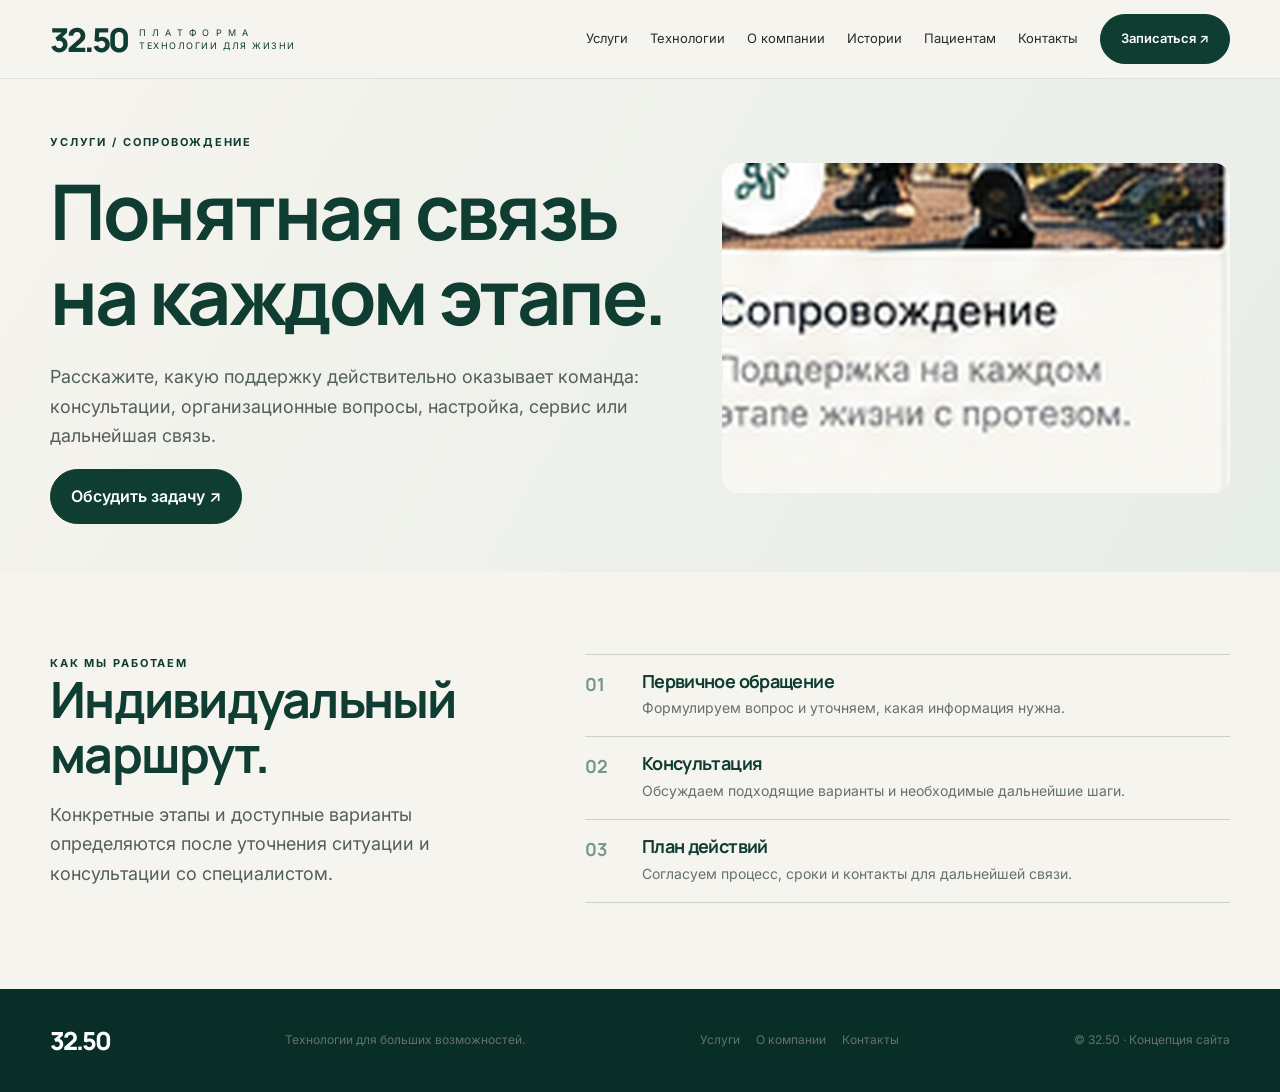
<file: service-support.html>
<!doctype html><html lang="ru"><head><meta charset="utf-8"><meta name="viewport" content="width=device-width, initial-scale=1"><meta name="theme-color" content="#0F3D32"><meta name="description" content="Платформа 32.50 — протезирование, реабилитация и сопровождение."><title>Сопровождение — Платформа 32.50</title><link rel="icon" href="assets/favicon.svg" type="image/svg+xml"><link rel="preconnect" href="https://fonts.googleapis.com"><link href="https://fonts.googleapis.com/css2?family=Inter:wght@400;500;600;700&family=Manrope:wght@400;500;600;700;800&display=swap" rel="stylesheet"><link rel="stylesheet" href="css/style.css"></head><body><header><div class="wrap nav">
<a class="brand" href="index.html"><strong>32.50</strong><small>П Л А Т Ф О Р М А<br>ТЕХНОЛОГИИ ДЛЯ ЖИЗНИ</small></a>
<button class="menu" aria-label="Открыть меню" aria-expanded="false">☰</button>
<nav class="links"><a href="services.html">Услуги</a><a href="technologies.html">Технологии</a><a href="about.html">О компании</a><a href="cases.html">Истории</a><a href="patients.html">Пациентам</a><a href="contacts.html">Контакты</a><a class="btn" href="contacts.html">Записаться ↗</a></nav>
</div></header><main><section class="page-hero"><div class="wrap page-hero-grid"><div><div class="eyebrow">Услуги / Сопровождение</div><h1>Понятная связь на каждом этапе.</h1><p class="lead">Расскажите, какую поддержку действительно оказывает команда: консультации, организационные вопросы, настройка, сервис или дальнейшая связь.</p><a class="btn" href="contacts.html">Обсудить задачу ↗</a></div><img src="assets/images/active-life.jpg" alt="Сопровождение — иллюстрация"></div></section><section class="section"><div class="wrap approach-grid"><div><div class="eyebrow">Как мы работаем</div><h2>Индивидуальный маршрут.</h2><p class="lead">Конкретные этапы и доступные варианты определяются после уточнения ситуации и консультации со специалистом.</p></div><div class="steps"><div class="step"><div class="num">01</div><div><h3>Первичное обращение</h3><p>Формулируем вопрос и уточняем, какая информация нужна.</p></div></div><div class="step"><div class="num">02</div><div><h3>Консультация</h3><p>Обсуждаем подходящие варианты и необходимые дальнейшие шаги.</p></div></div><div class="step"><div class="num">03</div><div><h3>План действий</h3><p>Согласуем процесс, сроки и контакты для дальнейшей связи.</p></div></div></div></div></section></main><footer class="footer-dark"><div class="wrap foot"><a href="index.html"><strong>32.50</strong></a><span>Технологии для больших возможностей.</span><div class="footer-links"><a href="services.html">Услуги</a><a href="about.html">О компании</a><a href="contacts.html">Контакты</a></div><span>© 32.50 · Концепция сайта</span></div></footer><script src="js/main.js"></script></body></html>
</file>
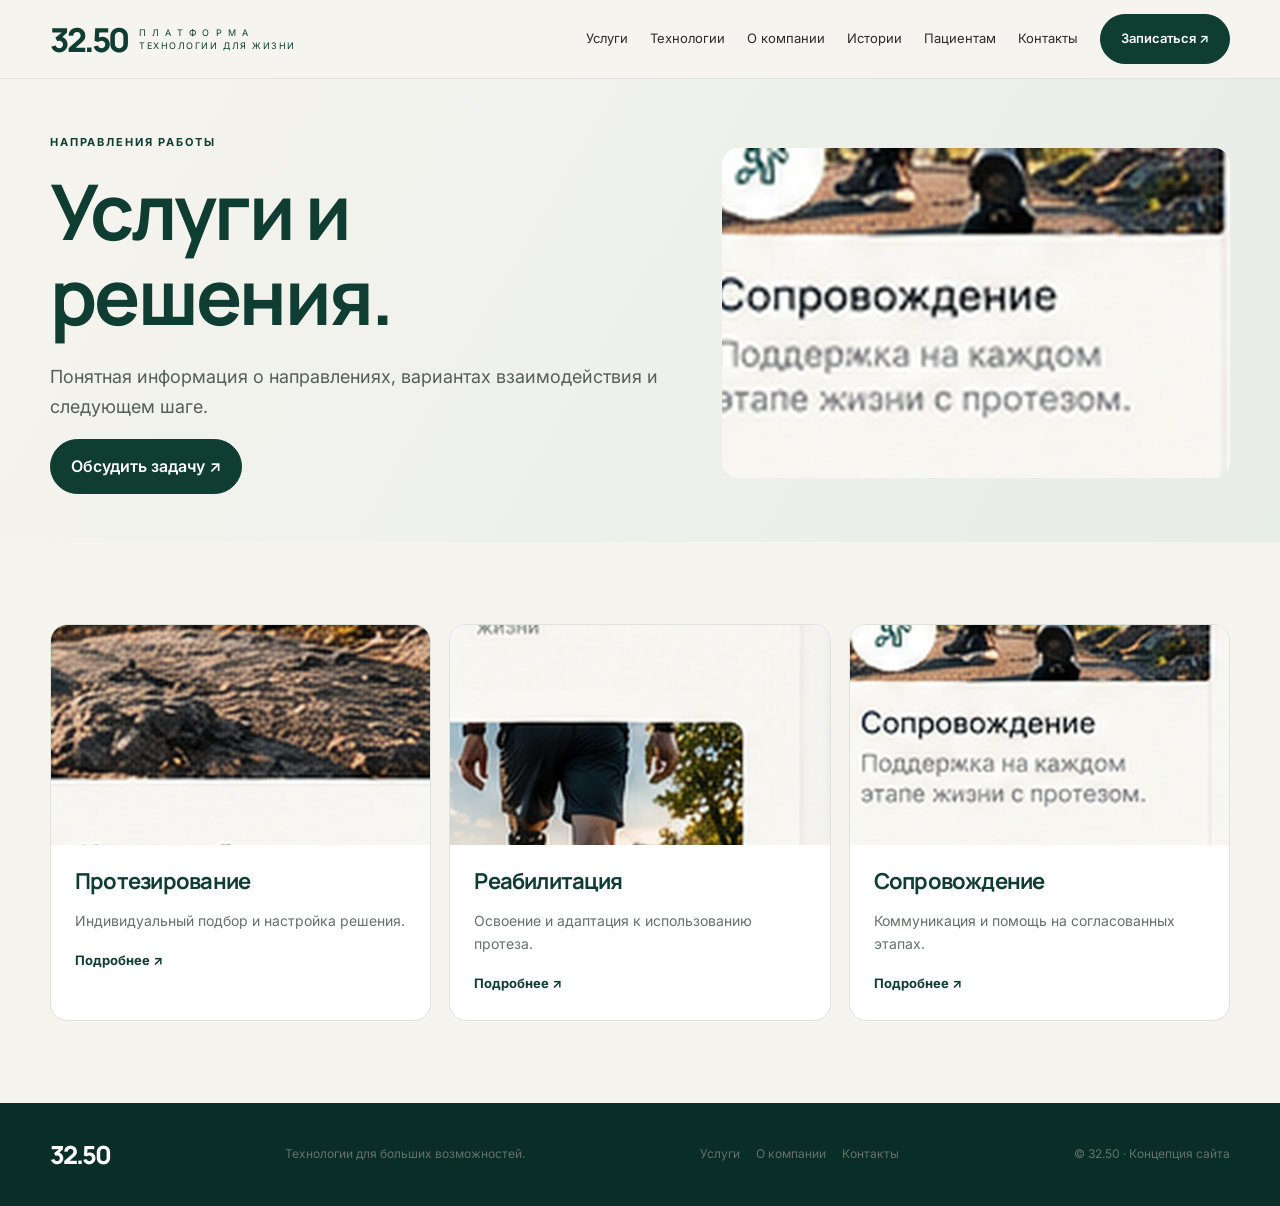
<file: services.html>
<!doctype html><html lang="ru"><head><meta charset="utf-8"><meta name="viewport" content="width=device-width, initial-scale=1"><meta name="theme-color" content="#0F3D32"><meta name="description" content="Платформа 32.50 — протезирование, реабилитация и сопровождение."><title>Услуги — Платформа 32.50</title><link rel="icon" href="assets/favicon.svg" type="image/svg+xml"><link rel="preconnect" href="https://fonts.googleapis.com"><link href="https://fonts.googleapis.com/css2?family=Inter:wght@400;500;600;700&family=Manrope:wght@400;500;600;700;800&display=swap" rel="stylesheet"><link rel="stylesheet" href="css/style.css"></head><body><header><div class="wrap nav">
<a class="brand" href="index.html"><strong>32.50</strong><small>П Л А Т Ф О Р М А<br>ТЕХНОЛОГИИ ДЛЯ ЖИЗНИ</small></a>
<button class="menu" aria-label="Открыть меню" aria-expanded="false">☰</button>
<nav class="links"><a href="services.html">Услуги</a><a href="technologies.html">Технологии</a><a href="about.html">О компании</a><a href="cases.html">Истории</a><a href="patients.html">Пациентам</a><a href="contacts.html">Контакты</a><a class="btn" href="contacts.html">Записаться ↗</a></nav>
</div></header><main>
<section class="page-hero"><div class="wrap page-hero-grid"><div><div class="eyebrow">Направления работы</div><h1>Услуги и решения.</h1><p class="lead">Понятная информация о направлениях, вариантах взаимодействия и следующем шаге.</p><a class="btn" href="contacts.html">Обсудить задачу ↗</a></div><img src="assets/images/active-life.jpg" alt="Человек с протезом на прогулке"></div></section>
<section class="section"><div class="wrap"><div class="cards"><article class="card"><img src="assets/images/prosthetic-detail.jpg" alt="Протезный компонент"><div class="card-body"><h3>Протезирование</h3><p>Индивидуальный подбор и настройка решения.</p><a class="textlink" href="service-prosthetics.html">Подробнее ↗</a></div></article><article class="card"><img src="assets/images/clinic-team.jpg" alt="Консультация специалиста"><div class="card-body"><h3>Реабилитация</h3><p>Освоение и адаптация к использованию протеза.</p><a class="textlink" href="service-rehabilitation.html">Подробнее ↗</a></div></article><article class="card"><img src="assets/images/active-life.jpg" alt="Активность на природе"><div class="card-body"><h3>Сопровождение</h3><p>Коммуникация и помощь на согласованных этапах.</p><a class="textlink" href="service-support.html">Подробнее ↗</a></div></article></div></div></section>
</main><footer class="footer-dark"><div class="wrap foot"><a href="index.html"><strong>32.50</strong></a><span>Технологии для больших возможностей.</span><div class="footer-links"><a href="services.html">Услуги</a><a href="about.html">О компании</a><a href="contacts.html">Контакты</a></div><span>© 32.50 · Концепция сайта</span></div></footer><script src="js/main.js"></script></body></html>
</file>
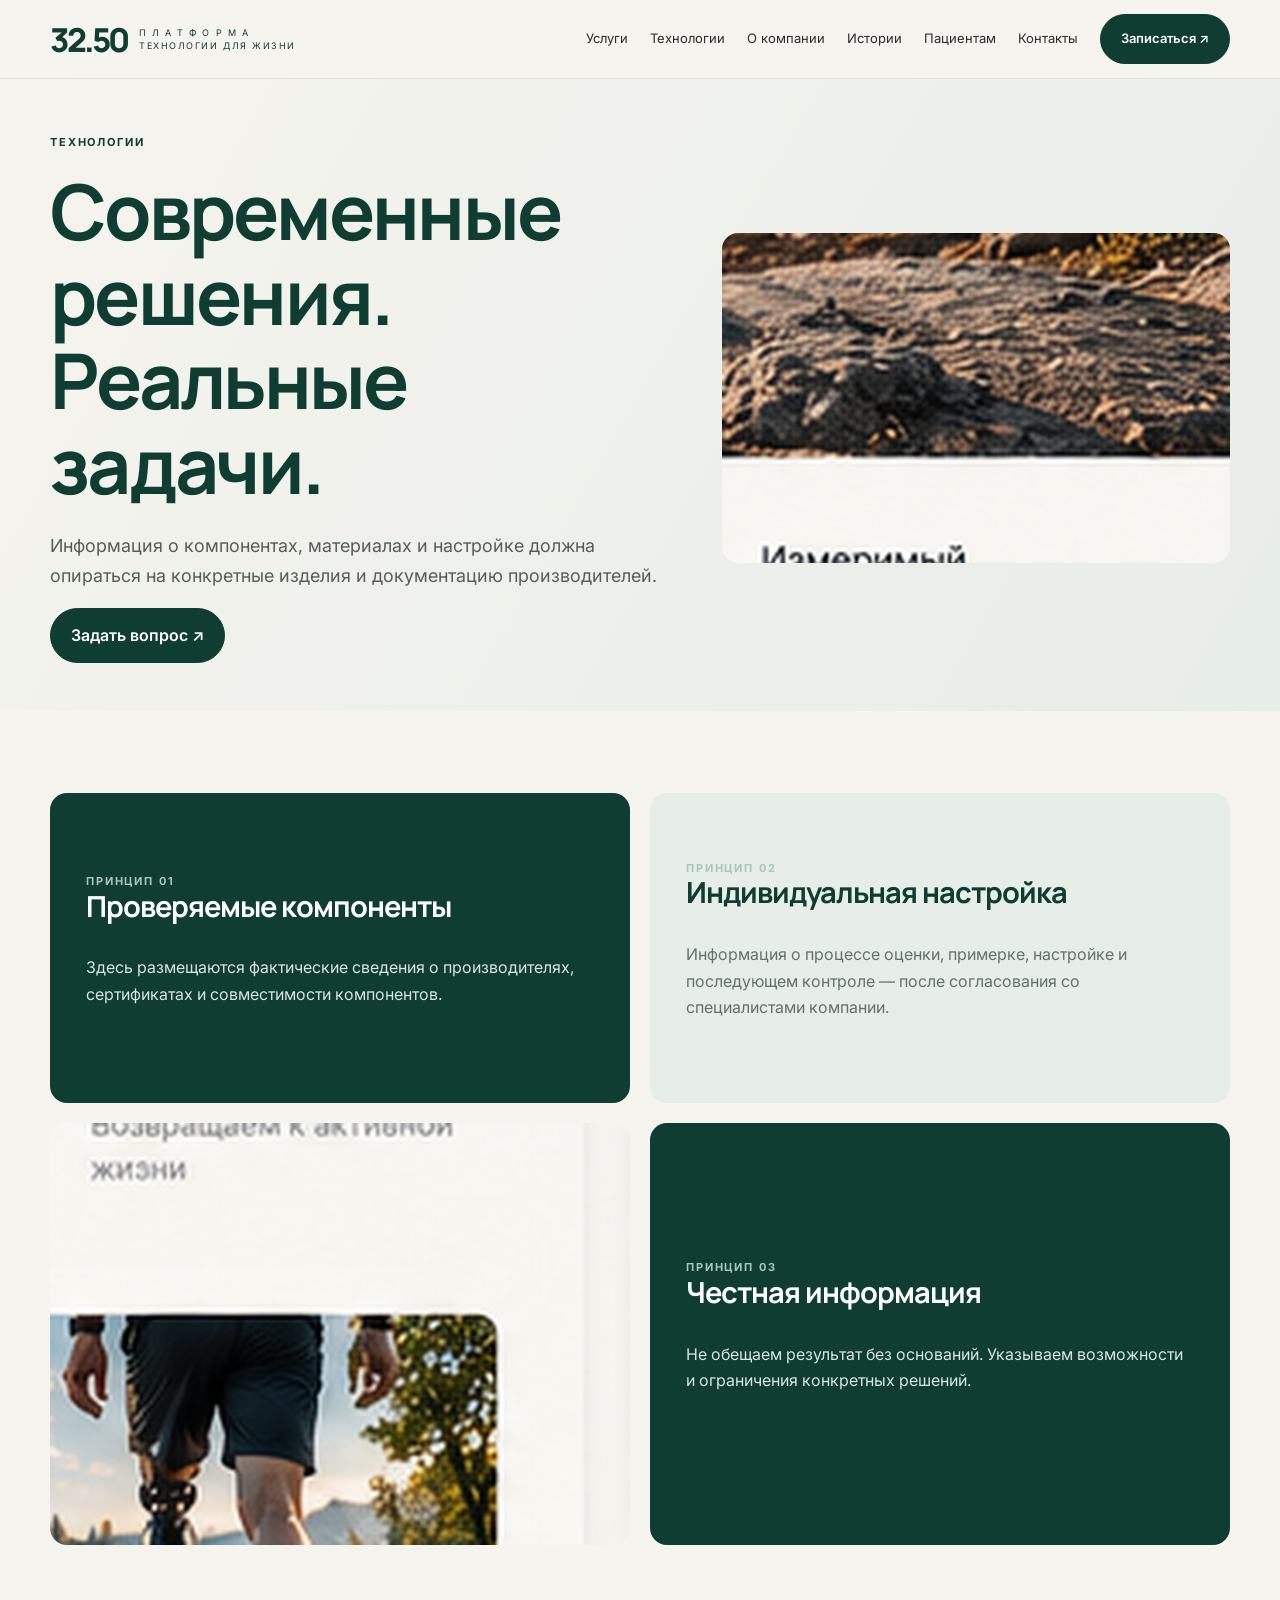
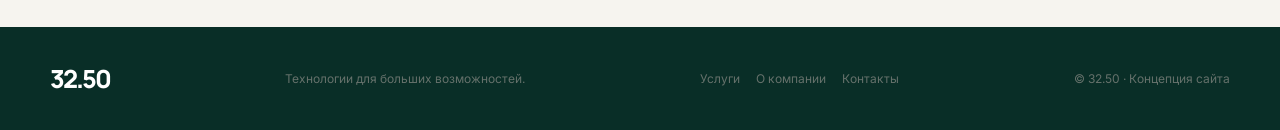
<file: technologies.html>
<!doctype html><html lang="ru"><head><meta charset="utf-8"><meta name="viewport" content="width=device-width, initial-scale=1"><meta name="theme-color" content="#0F3D32"><meta name="description" content="Платформа 32.50 — протезирование, реабилитация и сопровождение."><title>Технологии — Платформа 32.50</title><link rel="icon" href="assets/favicon.svg" type="image/svg+xml"><link rel="preconnect" href="https://fonts.googleapis.com"><link href="https://fonts.googleapis.com/css2?family=Inter:wght@400;500;600;700&family=Manrope:wght@400;500;600;700;800&display=swap" rel="stylesheet"><link rel="stylesheet" href="css/style.css"></head><body><header><div class="wrap nav">
<a class="brand" href="index.html"><strong>32.50</strong><small>П Л А Т Ф О Р М А<br>ТЕХНОЛОГИИ ДЛЯ ЖИЗНИ</small></a>
<button class="menu" aria-label="Открыть меню" aria-expanded="false">☰</button>
<nav class="links"><a href="services.html">Услуги</a><a href="technologies.html">Технологии</a><a href="about.html">О компании</a><a href="cases.html">Истории</a><a href="patients.html">Пациентам</a><a href="contacts.html">Контакты</a><a class="btn" href="contacts.html">Записаться ↗</a></nav>
</div></header><main>
<section class="page-hero"><div class="wrap page-hero-grid"><div><div class="eyebrow">Технологии</div><h1>Современные решения. Реальные задачи.</h1><p class="lead">Информация о компонентах, материалах и настройке должна опираться на конкретные изделия и документацию производителей.</p><a class="btn" href="contacts.html">Задать вопрос ↗</a></div><img src="assets/images/prosthetic-detail.jpg" alt="Деталь протезного компонента"></div></section>
<section class="section"><div class="wrap"><div class="tech-grid"><div class="tech-panel"><div class="eyebrow">Принцип 01</div><h3>Проверяемые компоненты</h3><p>Здесь размещаются фактические сведения о производителях, сертификатах и совместимости компонентов.</p></div><div class="tech-panel" style="background:#E7EDE7;color:var(--ink)"><div class="eyebrow">Принцип 02</div><h3 style="color:var(--forest)">Индивидуальная настройка</h3><p style="color:var(--muted)">Информация о процессе оценки, примерке, настройке и последующем контроле — после согласования со специалистами компании.</p></div><div class="tech-photo"><img src="assets/images/clinic-team.jpg" alt="Консультация по подбору решения"></div><div class="tech-panel"><div class="eyebrow">Принцип 03</div><h3>Честная информация</h3><p>Не обещаем результат без оснований. Указываем возможности и ограничения конкретных решений.</p></div></div></div></section>
</main><footer class="footer-dark"><div class="wrap foot"><a href="index.html"><strong>32.50</strong></a><span>Технологии для больших возможностей.</span><div class="footer-links"><a href="services.html">Услуги</a><a href="about.html">О компании</a><a href="contacts.html">Контакты</a></div><span>© 32.50 · Концепция сайта</span></div></footer><script src="js/main.js"></script></body></html>
</file>
<file: css/style.css>
:root{--forest:#0F3D32;--ivory:#F6F4EF;--sage:#A9C7B7;--ink:#2B2B2B;--muted:#65716B;--line:#DCE2DC;--white:#fff;--max:1180px}
*{box-sizing:border-box}html{scroll-behavior:smooth;scroll-padding-top:90px}body{margin:0;background:var(--ivory);color:var(--ink);font:16px/1.65 Inter,Arial,sans-serif}img{display:block;max-width:100%}a{color:inherit;text-decoration:none}button,input,textarea,select{font:inherit}.wrap{width:min(var(--max),calc(100% - 44px));margin:auto}
h1,h2,h3{font-family:Manrope,Inter,Arial,sans-serif;color:var(--forest);line-height:1.1;letter-spacing:-.035em;margin:0 0 16px}h1{font-size:clamp(42px,6vw,78px);max-width:760px;margin:18px 0 24px}h2{font-size:clamp(30px,4vw,50px)}h3{font-size:22px}.eyebrow{font-size:11px;letter-spacing:.17em;text-transform:uppercase;color:var(--forest);font-weight:700}.lead{font-size:18px;color:#526057;max-width:660px}.section{padding:82px 0}.btn{display:inline-flex;align-items:center;justify-content:center;gap:10px;padding:13px 20px;border-radius:999px;background:var(--forest);border:1px solid var(--forest);color:#fff;font-weight:600;min-height:48px;cursor:pointer;transition:.2s}.btn:hover{background:#185343;transform:translateY(-1px)}.btn.ghost{background:transparent;color:var(--forest)}.btn.ghost:hover{background:#e9eee9}
header{position:sticky;top:0;z-index:10;background:#f6f4eff2;backdrop-filter:blur(14px);border-bottom:1px solid var(--line)}.nav{display:flex;justify-content:space-between;align-items:center;gap:20px;min-height:78px}.brand{display:flex;align-items:center;gap:12px;color:var(--forest)}.brand strong{font:800 33px/1 Manrope,Arial,sans-serif;letter-spacing:-.09em}.brand small{font-size:9px;letter-spacing:.17em;line-height:1.5}.links{display:flex;align-items:center;gap:22px;font-size:13px}.links a:hover{color:#69917f}.menu{display:none;border:0;background:none;font-size:28px;color:var(--forest)}
.hero{padding:48px 0 64px}.hero-grid{display:grid;grid-template-columns:1fr .92fr;align-items:center;gap:46px}.hero-img{position:relative}.hero-img img{width:100%;height:535px;object-fit:cover;object-position:center;border-radius:160px 160px 20px 20px}.photo-label{position:absolute;left:-20px;bottom:18px;max-width:245px;padding:17px 21px;background:var(--forest);border-radius:14px;color:white;box-shadow:0 12px 28px #0f3d3222}.photo-label strong{display:block;font:700 18px Manrope}.photo-label span{font-size:12px;color:#d9e6de}.actions{display:flex;flex-wrap:wrap;gap:12px}.micro{margin-top:26px;color:var(--muted);font-size:11px;letter-spacing:.12em;text-transform:uppercase}
.strip{background:var(--forest);color:white}.strip-grid{display:grid;grid-template-columns:repeat(4,1fr);gap:20px;padding:22px 0}.strip-grid div{display:flex;align-items:center;gap:12px}.strip-grid b{width:35px;height:35px;border:1px solid var(--sage);color:var(--sage);border-radius:50%;display:grid;place-items:center;font-size:11px;flex-shrink:0}.strip-grid span{font-size:13px;line-height:1.35}
.head{display:flex;align-items:end;justify-content:space-between;gap:30px;margin-bottom:32px}.head .lead{max-width:500px;margin-bottom:0}.cards{display:grid;grid-template-columns:repeat(3,1fr);gap:18px}.card{background:white;border:1px solid var(--line);border-radius:17px;overflow:hidden}.card img{height:220px;width:100%;object-fit:cover}.card-body{padding:24px}.card p{color:var(--muted);font-size:14px}.textlink{font-weight:700;color:var(--forest);font-size:13px}
.approach{background:#e9ede7}.approach-grid{display:grid;grid-template-columns:.85fr 1.15fr;gap:58px}.approach-img{height:330px;border-radius:17px;overflow:hidden;margin-bottom:18px}.approach-img img{height:100%;width:100%;object-fit:cover}.steps{border-top:1px solid #c8d3ca}.step{display:grid;grid-template-columns:45px 1fr;gap:12px;padding:17px 0;border-bottom:1px solid #c8d3ca}.step .num{color:#739889;font:700 18px Manrope}.step h3{font-size:18px;margin-bottom:5px}.step p{color:var(--muted);font-size:14px;margin:0}
.tech-grid{display:grid;grid-template-columns:1fr 1fr;gap:20px}.tech-panel{background:var(--forest);color:white;padding:36px;border-radius:17px;display:flex;flex-direction:column;justify-content:center;min-height:310px}.tech-panel h3{font-size:29px;color:white}.tech-panel p{color:#d9e6de}.tech-panel .eyebrow{color:var(--sage)}.tech-photo{min-height:310px;border-radius:17px;overflow:hidden}.tech-photo img{width:100%;height:100%;object-fit:cover}
.values{display:grid;grid-template-columns:repeat(4,1fr);gap:20px}.value{border-top:2px solid var(--sage);padding-top:19px}.value .num{font:700 26px Manrope;color:#8aab9b;margin-bottom:12px}.value p{font-size:14px;color:var(--muted)}
.story-grid{display:grid;grid-template-columns:repeat(3,1fr);gap:18px}.story{background:white;border:1px solid var(--line);border-radius:16px;overflow:hidden}.story img{width:100%;height:245px;object-fit:cover}.story div{padding:22px}.story p{color:var(--muted);font-size:14px}.tag{display:inline-block;color:var(--forest);background:#e9eee9;border-radius:999px;padding:5px 10px;font-size:11px;font-weight:700}
.page-hero{padding:54px 0 48px;background:linear-gradient(120deg,#F6F4EF,#E7EDE7)}.page-hero-grid{display:grid;grid-template-columns:1fr .8fr;gap:36px;align-items:center}.page-hero img{height:330px;width:100%;object-fit:cover;border-radius:16px}
.faq{max-width:850px}.faq details{padding:19px 0;border-bottom:1px solid var(--line)}.faq summary{cursor:pointer;font-weight:700;color:var(--forest)}.faq details p{color:var(--muted);margin:12px 0 0}
.contact{background:var(--forest);color:white;padding:76px 0}.contact h2{color:white}.contact p{color:#d9e6de}.contact-grid{display:grid;grid-template-columns:1fr .78fr;gap:48px;align-items:center}.form{background:var(--ivory);color:var(--ink);padding:27px;border-radius:17px}.form label{display:block;font-size:12px;margin:12px 0 5px;color:#526057}.form input,.form textarea{width:100%;border:1px solid #d6ddd6;border-radius:9px;background:white;padding:12px;outline-color:var(--sage)}.form textarea{min-height:85px;resize:vertical}.form .btn{width:100%;margin-top:16px}.form small{display:block;color:var(--muted);font-size:11px;margin-top:12px}.status{color:var(--forest);font-weight:700}
footer{padding:27px 0}.foot{display:flex;align-items:center;justify-content:space-between;gap:20px;color:var(--muted);font-size:12px}.foot strong{font:800 25px Manrope;letter-spacing:-.08em;color:var(--forest)}.footer-dark{background:#092E27;color:#dce7e0;padding:34px 0}.footer-dark .foot strong{color:white}.footer-links{display:flex;gap:16px;flex-wrap:wrap}
@media(max-width:900px){.hero-grid,.approach-grid,.contact-grid,.page-hero-grid{grid-template-columns:1fr}.hero-img img{height:440px}.photo-label{left:12px}.cards,.story-grid{grid-template-columns:1fr 1fr}.values{grid-template-columns:1fr 1fr}.head{display:block}.head .lead{margin-top:14px}.approach-grid{gap:30px}}
@media(max-width:650px){.wrap{width:calc(100% - 32px)}.section{padding:62px 0}.nav{min-height:68px}.menu{display:block}.links{display:none;position:absolute;top:68px;left:0;right:0;background:var(--ivory);padding:22px;flex-direction:column;align-items:stretch;border-bottom:1px solid var(--line)}.links.open{display:flex}.hero{padding:32px 0 48px}.hero-img img{height:355px;border-radius:115px 115px 16px 16px}.strip-grid{grid-template-columns:1fr 1fr}.cards,.story-grid,.tech-grid{grid-template-columns:1fr}.values{grid-template-columns:1fr 1fr}.tech-panel{padding:27px}.page-hero img{height:240px}.foot{align-items:flex-start;flex-direction:column}.hero-grid{gap:30px}}
</file>
